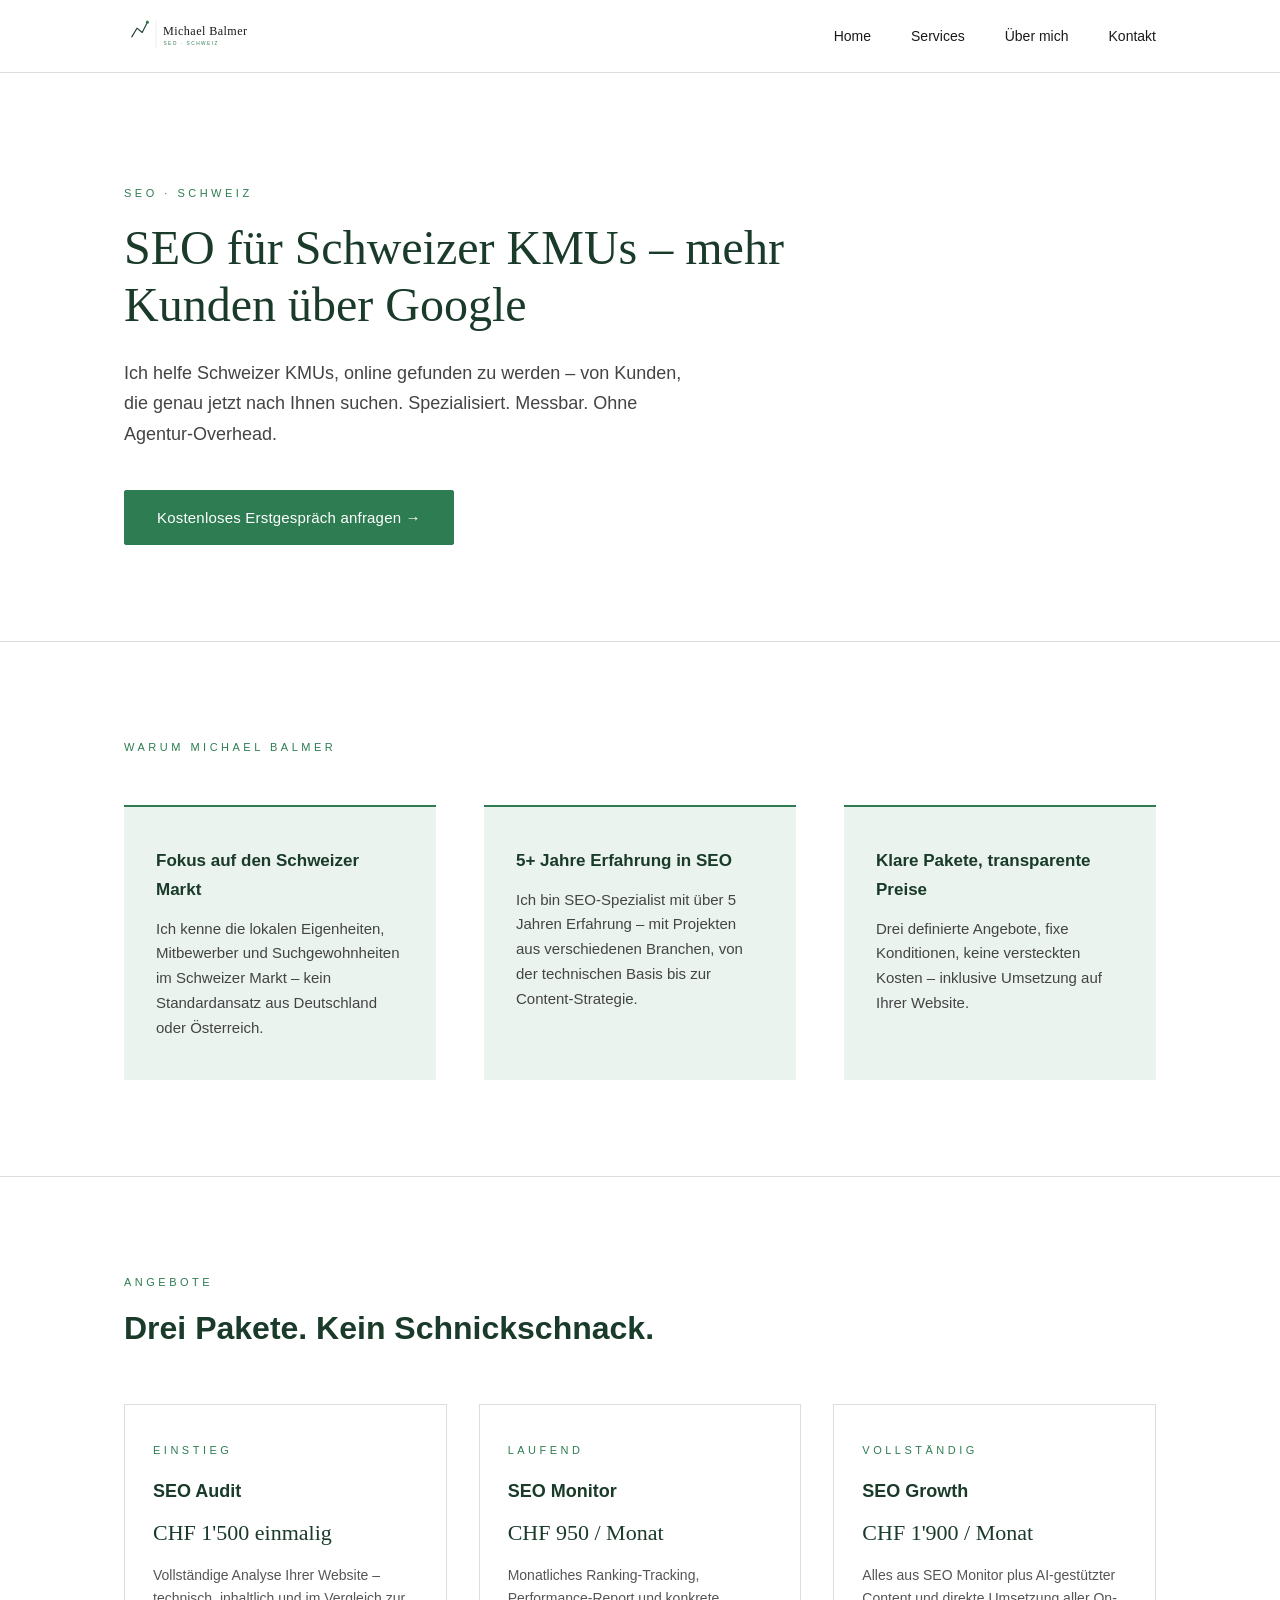
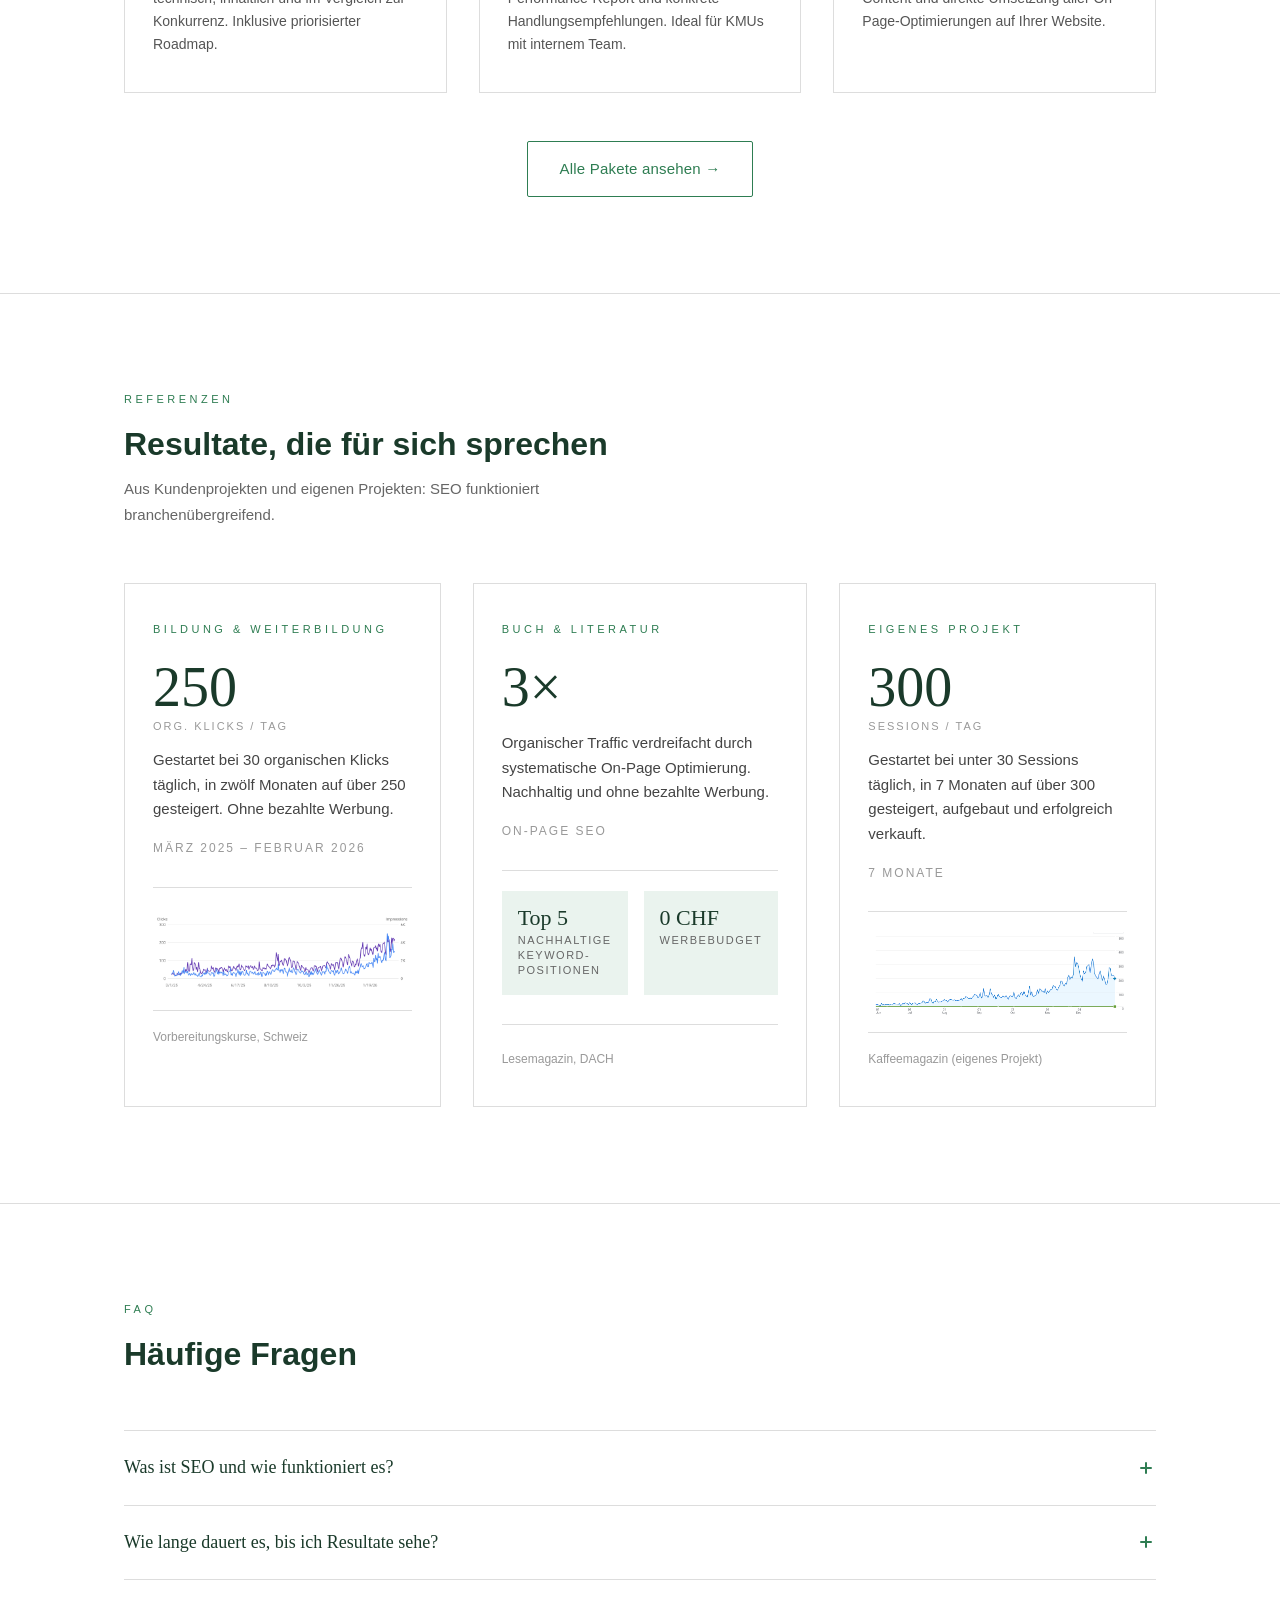
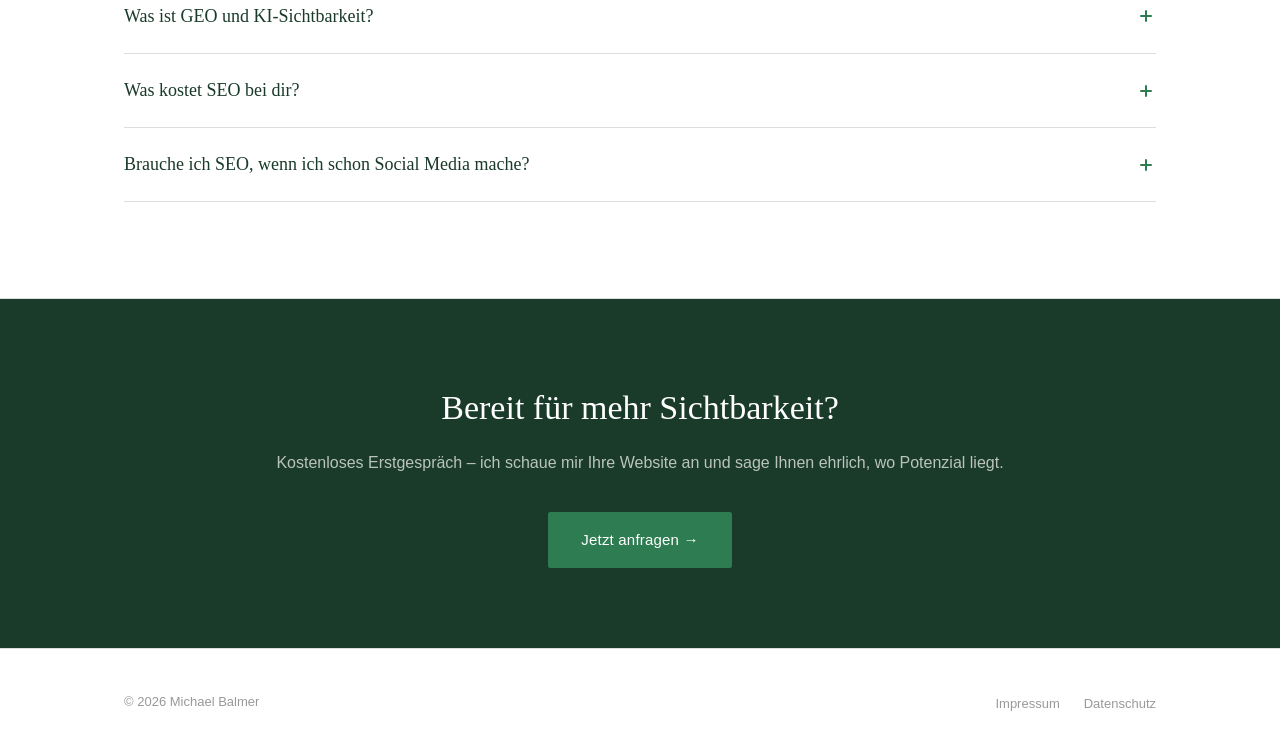
<file: index.html>
<!DOCTYPE html>
<html lang="de">
<head>
  <meta charset="UTF-8" />
  <meta name="viewport" content="width=device-width, initial-scale=1.0" />
  <title>Michael Balmer – SEO für Schweizer KMUs</title>
  <meta name="description" content="SEO-Spezialist für Schweizer KMUs. Mehr Kunden über Google. Klare Pakete, transparente Preise." />
  <link rel="canonical" href="https://michael-balmer.com/" />
  <meta property="og:title" content="Michael Balmer – SEO für Schweizer KMUs" />
  <meta property="og:description" content="SEO-Spezialist für Schweizer KMUs. Mehr Kunden über Google. Klare Pakete, transparente Preise." />
  <meta property="og:url" content="https://michael-balmer.com/" />
  <meta property="og:type" content="website" />
  <link rel="icon" href="/favicon.svg" type="image/svg+xml" />
  <link rel="stylesheet" href="css/style.css" />
</head>
<body>

  <!-- ===== NAVIGATION ===== -->
  <nav class="site-nav" role="navigation" aria-label="Hauptnavigation">
    <div class="nav-inner">
      <a class="nav-logo" href="/" aria-label="Michael Balmer – Startseite">
        <svg viewBox="0 0 400 120" xmlns="http://www.w3.org/2000/svg" height="52" width="auto" aria-hidden="true">
          <polyline points="18,62 30,42 42,52 54,28" fill="none" stroke="#1A3A2A" stroke-width="2.5" stroke-linecap="round" stroke-linejoin="round"/>
          <circle cx="54" cy="28" r="3.5" fill="#2E7D52"/>
          <line x1="74" y1="24" x2="74" y2="88" stroke="#D0D5D0" stroke-width="1"/>
          <text x="90" y="58" font-family="Georgia, 'Times New Roman', serif" font-size="28" font-weight="400" letter-spacing="1" fill="#1A1A1A">Michael Balmer</text>
          <text x="91" y="80" font-family="'Helvetica Neue', Arial, sans-serif" font-size="11" font-weight="300" letter-spacing="3.5" fill="#2E7D52">SEO · SCHWEIZ</text>
        </svg>
      </a>
      <ul class="nav-links">
        <li><a href="/">Home</a></li>
        <li><a href="/services">Services</a></li>
        <li><a href="/ueber-mich">Über mich</a></li>
        <li><a href="/kontakt">Kontakt</a></li>
      </ul>
      <button class="nav-toggle" aria-label="Menü öffnen" aria-expanded="false">
        <span></span><span></span><span></span>
      </button>
    </div>
    <div class="nav-mobile" aria-hidden="true">
      <ul>
        <li><a href="/">Home</a></li>
        <li><a href="/services">Services</a></li>
        <li><a href="/ueber-mich">Über mich</a></li>
        <li><a href="/kontakt">Kontakt</a></li>
      </ul>
    </div>
  </nav>

  <div class="page-wrap">

    <!-- ===== HERO ===== -->
    <section class="hero">
      <div class="container">
        <div class="hero-inner">
          <span class="label">SEO · Schweiz</span>
          <h1>SEO für Schweizer KMUs – mehr Kunden über Google</h1>
          <p class="hero-sub">Ich helfe Schweizer KMUs, online gefunden zu werden – von Kunden, die genau jetzt nach Ihnen suchen. Spezialisiert. Messbar. Ohne Agentur-Overhead.</p>
          <a href="/kontakt" class="btn btn-primary">Kostenloses Erstgespräch anfragen →</a>
        </div>
      </div>
    </section>

    <!-- ===== USPs ===== -->
    <section class="usp">
      <div class="container">
        <span class="label">Warum Michael Balmer</span>
        <div class="usp-grid">
          <div class="usp-item">
            <h3>Fokus auf den Schweizer Markt</h3>
            <p>Ich kenne die lokalen Eigenheiten, Mitbewerber und Suchgewohnheiten im Schweizer Markt – kein Standardansatz aus Deutschland oder Österreich.</p>
          </div>
          <div class="usp-item">
            <h3>5+ Jahre Erfahrung in SEO</h3>
            <p>Ich bin SEO-Spezialist mit über 5 Jahren Erfahrung – mit Projekten aus verschiedenen Branchen, von der technischen Basis bis zur Content-Strategie.</p>
          </div>
          <div class="usp-item">
            <h3>Klare Pakete, transparente Preise</h3>
            <p>Drei definierte Angebote, fixe Konditionen, keine versteckten Kosten – inklusive Umsetzung auf Ihrer Website.</p>
          </div>
        </div>
      </div>
    </section>

    <!-- ===== SERVICES TEASER ===== -->
    <section class="services-teaser">
      <div class="container">
        <span class="label">Angebote</span>
        <div class="section-head">
          <h2>Drei Pakete. Kein Schnickschnack.</h2>
        </div>
        <div class="services-teaser-grid">
          <div class="service-card">
            <span class="label">Einstieg</span>
            <h3>SEO Audit</h3>
            <span class="service-price">CHF 1'500 einmalig</span>
            <p>Vollständige Analyse Ihrer Website – technisch, inhaltlich und im Vergleich zur Konkurrenz. Inklusive priorisierter Roadmap.</p>
          </div>
          <div class="service-card">
            <span class="label">Laufend</span>
            <h3>SEO Monitor</h3>
            <span class="service-price">CHF 950 / Monat</span>
            <p>Monatliches Ranking-Tracking, Performance-Report und konkrete Handlungsempfehlungen. Ideal für KMUs mit internem Team.</p>
          </div>
          <div class="service-card">
            <span class="label">Vollständig</span>
            <h3>SEO Growth</h3>
            <span class="service-price">CHF 1'900 / Monat</span>
            <p>Alles aus SEO Monitor plus AI-gestützter Content und direkte Umsetzung aller On-Page-Optimierungen auf Ihrer Website.</p>
          </div>
        </div>
        <div class="services-teaser-link">
          <a href="/services" class="btn btn-outline">Alle Pakete ansehen →</a>
        </div>
      </div>
    </section>

    <!-- ===== REFERENZEN ===== -->
    <section class="referenzen">
      <div class="container">
        <span class="label">Referenzen</span>
        <div class="section-head">
          <h2>Resultate, die für sich sprechen</h2>
          <p class="section-intro">Aus Kundenprojekten und eigenen Projekten: SEO funktioniert branchenübergreifend.</p>
        </div>
        <div class="referenzen-grid">

          <div class="referenz-card">
            <span class="label">Bildung &amp; Weiterbildung</span>
            <div class="referenz-metric">250<span class="referenz-metric-unit">org. Klicks / Tag</span></div>
            <p class="referenz-desc">Gestartet bei 30 organischen Klicks täglich, in zwölf Monaten auf über 250 gesteigert. Ohne bezahlte Werbung.</p>
            <span class="referenz-timeframe">März 2025 – Februar 2026</span>
            <div class="referenz-chart">
              <img
                src="other_media/clicks_impressions_over_time.png"
                alt="Google Search Console: Klicks und Impressionen über 12 Monate"
                width="1580" height="530" loading="lazy"
              />
            </div>
            <span class="referenz-client">Vorbereitungskurse, Schweiz</span>
          </div>

          <div class="referenz-card">
            <span class="label">Buch &amp; Literatur</span>
            <div class="referenz-metric">3×</div>
            <p class="referenz-desc">Organischer Traffic verdreifacht durch systematische On-Page Optimierung. Nachhaltig und ohne bezahlte Werbung.</p>
            <span class="referenz-timeframe">On-Page SEO</span>
            <div class="referenz-stat-block">
              <div class="referenz-stat">
                <span class="referenz-stat-value">Top 5</span>
                <span class="referenz-stat-label">Nachhaltige Keyword-Positionen</span>
              </div>
              <div class="referenz-stat">
                <span class="referenz-stat-value">0 CHF</span>
                <span class="referenz-stat-label">Werbebudget</span>
              </div>
            </div>
            <span class="referenz-client">Lesemagazin, DACH</span>
          </div>

          <div class="referenz-card">
            <span class="label">Eigenes Projekt</span>
            <div class="referenz-metric">300<span class="referenz-metric-unit">Sessions / Tag</span></div>
            <p class="referenz-desc">Gestartet bei unter 30 Sessions täglich, in 7 Monaten auf über 300 gesteigert, aufgebaut und erfolgreich verkauft.</p>
            <span class="referenz-timeframe">7 Monate</span>
            <div class="referenz-chart">
              <img
                src="other_media/ga4_sessions.png"
                alt="Google Analytics 4: Sessions-Wachstum über 7 Monate"
                width="1540" height="470" loading="lazy"
              />
            </div>
            <span class="referenz-client">Kaffeemagazin (eigenes Projekt)</span>
          </div>

        </div>
      </div>
    </section>

    <!-- ===== FAQ ===== -->
    <section class="faq">
      <div class="container">
        <span class="label">FAQ</span>
        <div class="section-head">
          <h2>Häufige Fragen</h2>
        </div>
        <div class="faq-list">

          <div class="faq-item">
            <button class="faq-question" aria-expanded="false">
              Was ist SEO und wie funktioniert es?
              <span class="faq-icon" aria-hidden="true"></span>
            </button>
            <div class="faq-answer">
              <p>SEO (Search Engine Optimization) macht Ihre Website für Google besser auffindbar. Durch technische Optimierung, relevante Inhalte und den Aufbau von Autorität erscheint Ihre Website weiter oben in den Suchergebnissen, genau dann, wenn potenzielle Kunden nach Ihren Leistungen suchen.</p>
            </div>
          </div>

          <div class="faq-item">
            <button class="faq-question" aria-expanded="false">
              Wie lange dauert es, bis ich Resultate sehe?
              <span class="faq-icon" aria-hidden="true"></span>
            </button>
            <div class="faq-answer">
              <p>Erste Verbesserungen sind oft nach 2–3 Monaten messbar, solide Ergebnisse nach 6–12 Monaten. SEO ist keine Schnelllösung, aber die Resultate sind nachhaltig und unabhängig von Werbebudgets.</p>
            </div>
          </div>

          <div class="faq-item">
            <button class="faq-question" aria-expanded="false">
              Was ist GEO und KI-Sichtbarkeit?
              <span class="faq-icon" aria-hidden="true"></span>
            </button>
            <div class="faq-answer">
              <p>GEO steht für Generative Engine Optimization, also die Optimierung für KI-Tools wie ChatGPT, Perplexity oder Google AI Overviews. Wer dort genannt wird, braucht dasselbe Fundament wie bei klassischem SEO: klare Inhalte, Autorität und technische Sauberkeit. Wer für Google optimiert ist, wird auch von KI-Tools gefunden.</p>
            </div>
          </div>

          <div class="faq-item">
            <button class="faq-question" aria-expanded="false">
              Was kostet SEO bei dir?
              <span class="faq-icon" aria-hidden="true"></span>
            </button>
            <div class="faq-answer">
              <p>Ich biete drei klare Pakete: SEO Audit (einmalig CHF 1'500), SEO Monitor (CHF 950/Monat) und SEO Growth (CHF 1'900/Monat). Wer unsicher ist, wo er steht, startet am besten mit dem Audit. Danach empfehle ich das passende Paket.</p>
            </div>
          </div>

          <div class="faq-item">
            <button class="faq-question" aria-expanded="false">
              Brauche ich SEO, wenn ich schon Social Media mache?
              <span class="faq-icon" aria-hidden="true"></span>
            </button>
            <div class="faq-answer">
              <p>Ja. Social Media bringt Sichtbarkeit, solange Sie posten. SEO wirkt auch dann, wenn Sie schlafen. Wer auf Google gefunden wird, muss keine Reichweite kaufen. Beides ergänzt sich, aber SEO ist der nachhaltigere Kanal.</p>
            </div>
          </div>

        </div>
      </div>
    </section>

    <!-- ===== CTA BAND ===== -->
    <section class="cta-band">
      <div class="container">
        <h2>Bereit für mehr Sichtbarkeit?</h2>
        <p>Kostenloses Erstgespräch – ich schaue mir Ihre Website an und sage Ihnen ehrlich, wo Potenzial liegt.</p>
        <a href="/kontakt" class="btn btn-primary">Jetzt anfragen →</a>
      </div>
    </section>

    <!-- ===== FOOTER ===== -->
    <footer class="site-footer">
      <div class="container">
        <div class="footer-inner">
          <span class="footer-copy">© 2026 Michael Balmer</span>
          <ul class="footer-links">
            <li><a href="/impressum">Impressum</a></li>
            <li><a href="/datenschutz">Datenschutz</a></li>
          </ul>
        </div>
      </div>
    </footer>

  </div><!-- /.page-wrap -->

  <script src="js/main.js"></script>
</body>
</html>
</file>
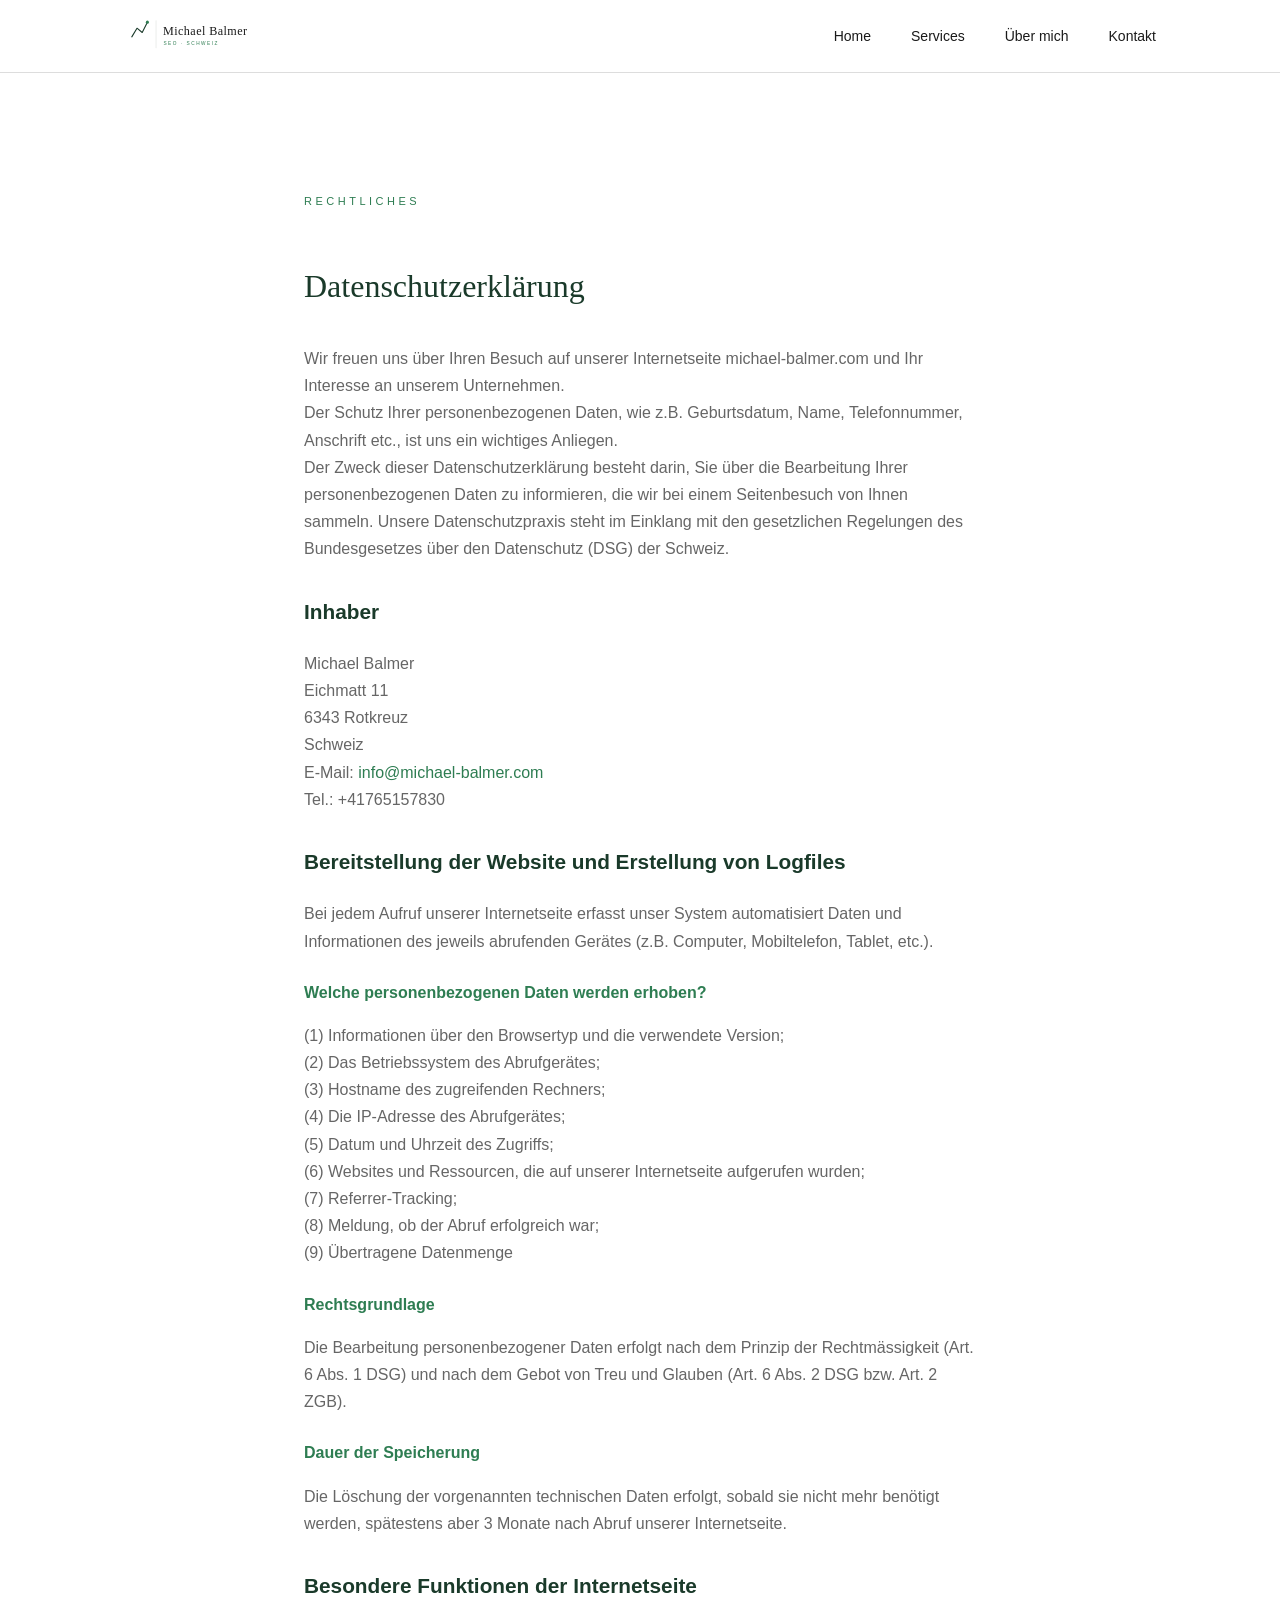
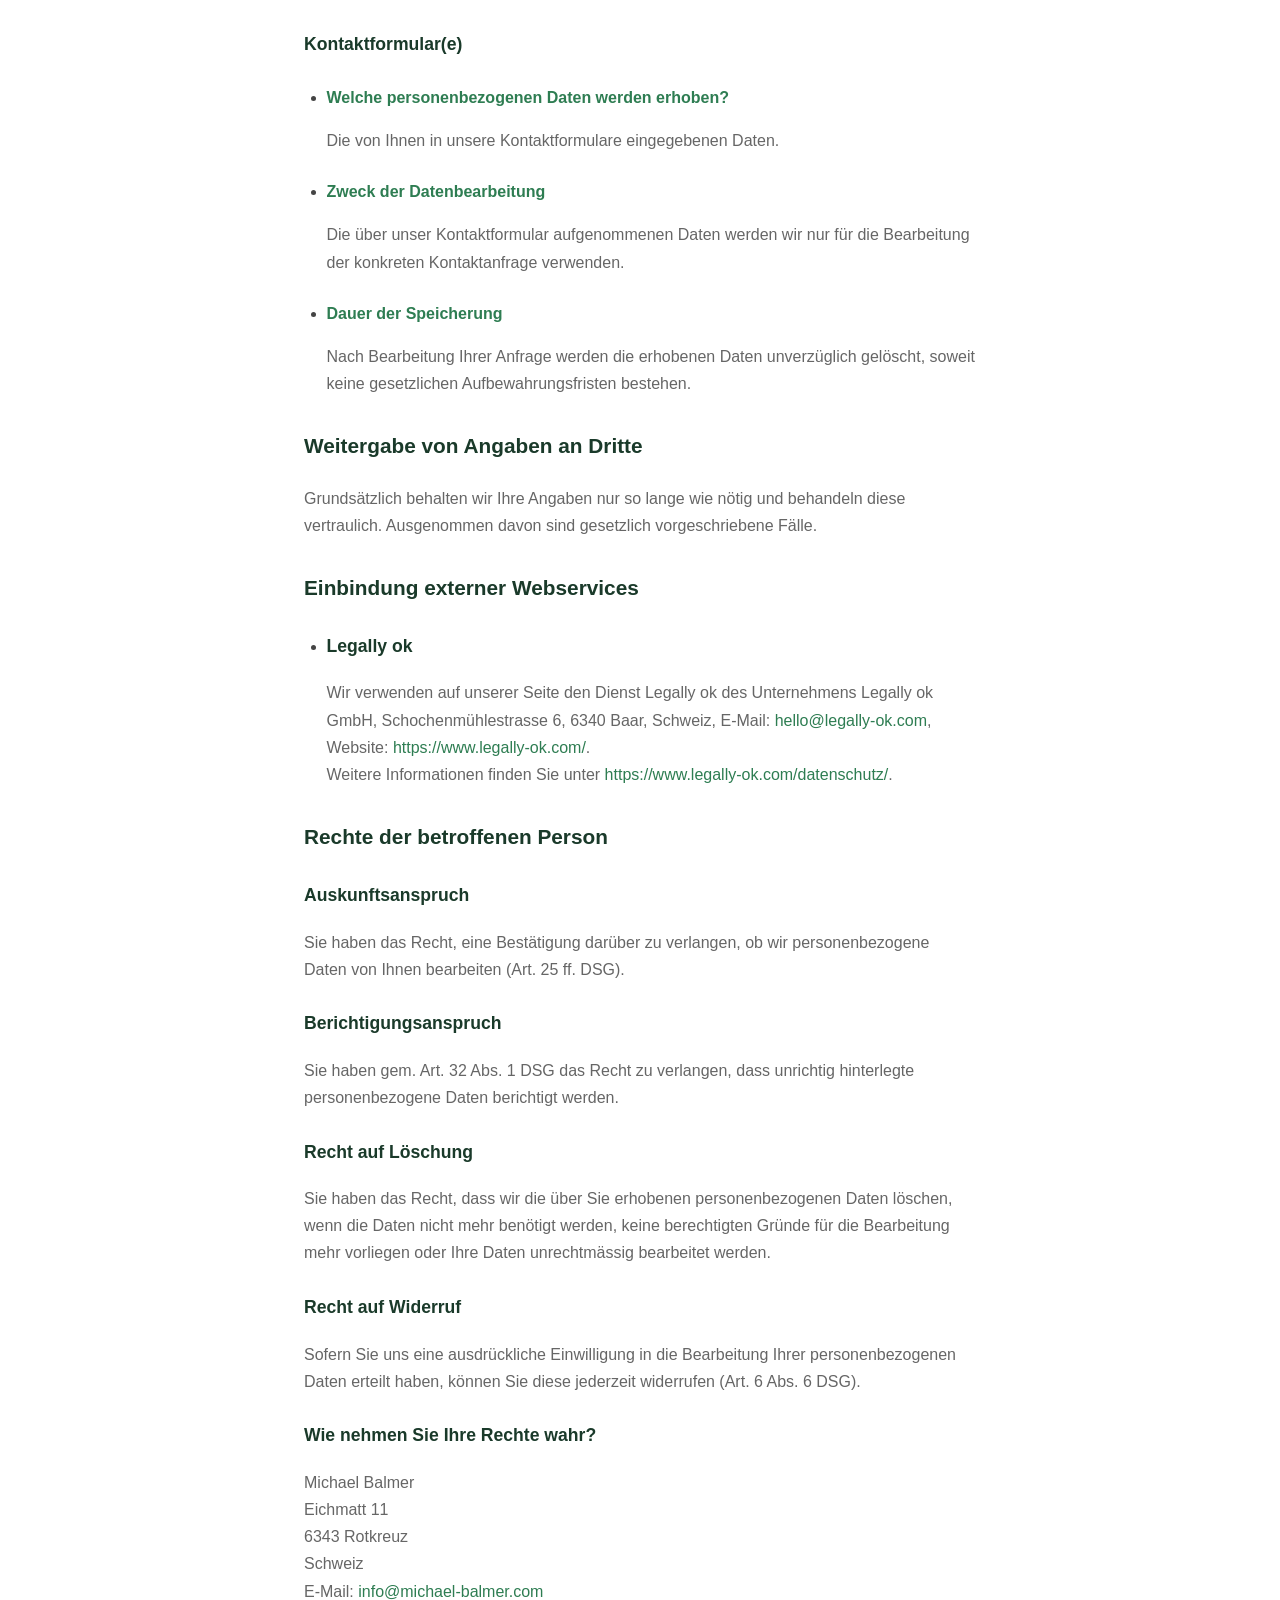
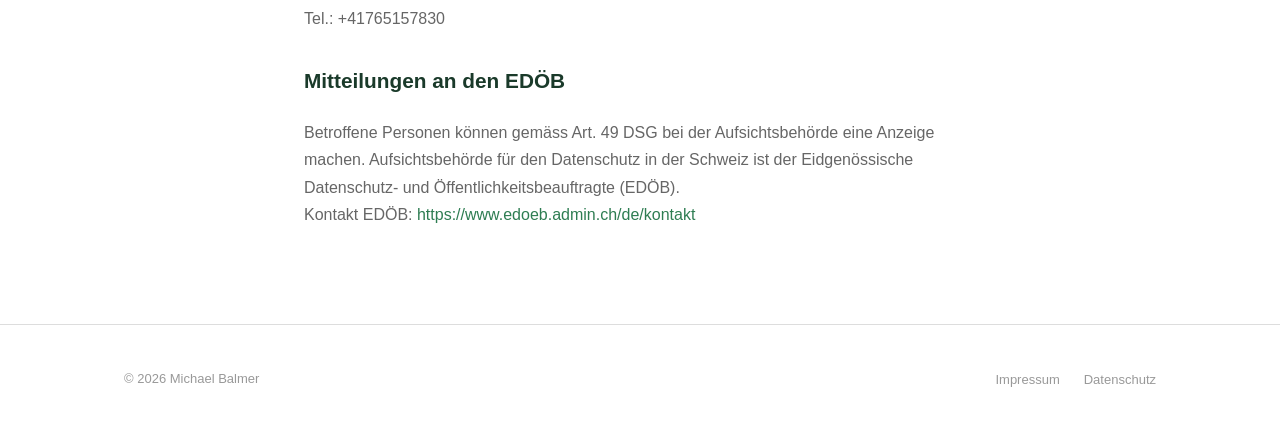
<file: datenschutz.html>
<!DOCTYPE html>
<html lang="de">
<head>
  <meta charset="UTF-8" />
  <meta name="viewport" content="width=device-width, initial-scale=1.0" />
  <meta name="robots" content="noindex, nofollow" />
  <title>Datenschutz – Michael Balmer SEO Schweiz</title>
  <link rel="icon" href="/favicon.svg" type="image/svg+xml" />
  <link rel="stylesheet" href="css/style.css" />
</head>
<body>

  <!-- ===== NAVIGATION ===== -->
  <nav class="site-nav" role="navigation" aria-label="Hauptnavigation">
    <div class="nav-inner">
      <a class="nav-logo" href="/" aria-label="Michael Balmer – Startseite">
        <svg viewBox="0 0 400 120" xmlns="http://www.w3.org/2000/svg" height="52" width="auto" aria-hidden="true">
          <polyline points="18,62 30,42 42,52 54,28" fill="none" stroke="#1A3A2A" stroke-width="2.5" stroke-linecap="round" stroke-linejoin="round"/>
          <circle cx="54" cy="28" r="3.5" fill="#2E7D52"/>
          <line x1="74" y1="24" x2="74" y2="88" stroke="#D0D5D0" stroke-width="1"/>
          <text x="90" y="58" font-family="Georgia, 'Times New Roman', serif" font-size="28" font-weight="400" letter-spacing="1" fill="#1A1A1A">Michael Balmer</text>
          <text x="91" y="80" font-family="'Helvetica Neue', Arial, sans-serif" font-size="11" font-weight="300" letter-spacing="3.5" fill="#2E7D52">SEO · SCHWEIZ</text>
        </svg>
      </a>
      <ul class="nav-links">
        <li><a href="/">Home</a></li>
        <li><a href="/services">Services</a></li>
        <li><a href="/ueber-mich">Über mich</a></li>
        <li><a href="/kontakt">Kontakt</a></li>
      </ul>
      <button class="nav-toggle" aria-label="Menü öffnen" aria-expanded="false">
        <span></span><span></span><span></span>
      </button>
    </div>
    <div class="nav-mobile" aria-hidden="true">
      <ul>
        <li><a href="/">Home</a></li>
        <li><a href="/services">Services</a></li>
        <li><a href="/ueber-mich">Über mich</a></li>
        <li><a href="/kontakt">Kontakt</a></li>
      </ul>
    </div>
  </nav>

  <div class="page-wrap">
    <section class="placeholder-section">
      <div class="container" style="max-width:720px;">
        <span class="label">Rechtliches</span>

        <div class="jmdsnippet" data-jmd-snippet-version="3" style="position:relative;min-height:80vh;">
          <div id="jmdwrapper-1780527113079" data-jmdwrapper="1780527113079">
            <style>
              #jmdcontent h1, #jmdcontent h2, #jmdcontent h3,
              #jmdcontent h4, #jmdcontent h5, #jmdcontent h6 { margin: 1.5em 0 1em 0; }
              #jmdcontent { font-size: 15px; line-height: 1.7; text-align: left; color: #444; }
              #jmdcontent h1 { font-size: 2rem; color: #1A3A2A; }
              #jmdcontent h2 { font-size: 1.3rem; color: #1A3A2A; }
              #jmdcontent h3 { font-size: 1.1rem; color: #1A3A2A; }
              #jmdcontent h4 { font-size: 1rem; color: #2E7D52; }
              #jmdcontent a { color: #2E7D52; word-break: break-word; }
              #jmdcontent a:hover { text-decoration: underline; }
              #jmdcontent code { background-color:#f5f5f5;color:#bd4147;box-shadow:0 2px 1px -1px rgba(0,0,0,.2),0 1px 1px 0 rgba(0,0,0,.14),0 1px 3px 0 rgba(0,0,0,.12);display:inline-block;border-radius:3px;white-space:pre-wrap;font-size:85%;font-weight:900; }
              #jmdcontent code:after, #jmdcontent code:before { content:"\A0";letter-spacing:-1px; }
              #jmdcontent table { border:solid 1px #EEEEEE;border-collapse:collapse;border-spacing:0;font-size:0.9em;line-height:normal; }
              #jmdcontent table thead th { background-color:#EFEFEF;padding:10px;text-align:left;color:black;margin:revert;width:revert;height:revert; }
              #jmdcontent table tbody td { border:solid 1px #EEEEEE;padding:10px; }
              #jmdcontent .cancellation-policy, #jmdcontent .jmd-bordered { border:solid 1px;padding:0em 1em; }
              #jmdcontent ol { counter-reset:item; }
              #jmdcontent ol > li { display:block; }
              #jmdcontent li { list-style-position:outside !important; }
              #jmdcontent ol > li > *:first-child:before { content:counters(item,".") ". ";counter-increment:item; }
              #jmdcontent ul { padding-left: 1.5em; }
              #jmdcontent ul li { margin-bottom: 0.4em; }
              @media (max-width:1600px) {
                #jmdcontent table,#jmdcontent thead,#jmdcontent tbody,#jmdcontent tfoot,#jmdcontent tr,#jmdcontent th,#jmdcontent td { display:block; }
                #jmdcontent thead tr,#jmdcontent tfoot tr > th { display:none; }
                #jmdcontent tr { border:1px solid #ccc;margin-bottom:1em; }
                #jmdcontent tr:last-child { margin-bottom:0; }
                #jmdcontent table tbody td { border:none;border-bottom:1px solid #eee;position:relative;white-space:normal;text-align:left;padding:5px 10px 5px calc(30% + 20px); }
                #jmdcontent table tbody td:before { content:attr(data-header);position:absolute;top:1px;left:1px;width:30%;padding:5px 10px;white-space:nowrap;text-align:left;font-weight:bold; }
              }
            </style>
            <div id='jmdcontent' data-jid="925535" data-jtype="policy" lang="de"><h1 id="jsectiondatenschutzerklrung">Datenschutzerklärung</h1>
<p>Wir freuen uns über Ihren Besuch auf unserer Internetseite michael-balmer.com und Ihr Interesse an unserem Unternehmen.</p>
<p>Der Schutz Ihrer personenbezogenen Daten, wie z.B. Geburtsdatum, Name, Telefonnummer, Anschrift etc., ist uns ein wichtiges Anliegen.</p>
<p>Der Zweck dieser Datenschutzerklärung besteht darin, Sie über die Bearbeitung Ihrer personenbezogenen Daten zu informieren, die wir bei einem Seitenbesuch von Ihnen sammeln. Unsere Datenschutzpraxis steht im Einklang mit den gesetzlichen Regelungen des Bundesgesetzes über den Datenschutz (DSG) der Schweiz.</p>
<h2 id="jsectionanameresponsibleentityainhaber"><a name="responsible-entity"></a> Inhaber</h2>
<p>Michael Balmer<br />Eichmatt 11<br />6343 Rotkreuz<br />Schweiz<br />E-Mail: <a href="mailto:info@michael-balmer.com" rel="noopener noreferrer" target="_blank">info@michael-balmer.com</a><br />Tel.: +41765157830</p>
<h2 id="jsectionbereitstellungderwebsiteunderstellungvonlogfiles">Bereitstellung der Website und Erstellung von Logfiles</h2>
<p>Bei jedem Aufruf unserer Internetseite erfasst unser System automatisiert Daten und Informationen des jeweils abrufenden Gerätes (z.B. Computer, Mobiltelefon, Tablet, etc.).</p>
<h4>Welche personenbezogenen Daten werden erhoben?</h4>
<p>(1) Informationen über den Browsertyp und die verwendete Version;<br />(2) Das Betriebssystem des Abrufgerätes;<br />(3) Hostname des zugreifenden Rechners;<br />(4) Die IP-Adresse des Abrufgerätes;<br />(5) Datum und Uhrzeit des Zugriffs;<br />(6) Websites und Ressourcen, die auf unserer Internetseite aufgerufen wurden;<br />(7) Referrer-Tracking;<br />(8) Meldung, ob der Abruf erfolgreich war;<br />(9) Übertragene Datenmenge</p>
<h4>Rechtsgrundlage</h4>
<p>Die Bearbeitung personenbezogener Daten erfolgt nach dem Prinzip der Rechtmässigkeit (Art. 6 Abs. 1 DSG) und nach dem Gebot von Treu und Glauben (Art. 6 Abs. 2 DSG bzw. Art. 2 ZGB).</p>
<h4>Dauer der Speicherung</h4>
<p>Die Löschung der vorgenannten technischen Daten erfolgt, sobald sie nicht mehr benötigt werden, spätestens aber 3 Monate nach Abruf unserer Internetseite.</p>
<h2 id="jsectionbesonderefunktionenderinternetseite">Besondere Funktionen der Internetseite</h2>
<h3 id="jsectionkontaktformulare">Kontaktformular(e)</h3>
<ul>
<li><h4>Welche personenbezogenen Daten werden erhoben?</h4><p>Die von Ihnen in unsere Kontaktformulare eingegebenen Daten.</p></li>
<li><h4>Zweck der Datenbearbeitung</h4><p>Die über unser Kontaktformular aufgenommenen Daten werden wir nur für die Bearbeitung der konkreten Kontaktanfrage verwenden.</p></li>
<li><h4>Dauer der Speicherung</h4><p>Nach Bearbeitung Ihrer Anfrage werden die erhobenen Daten unverzüglich gelöscht, soweit keine gesetzlichen Aufbewahrungsfristen bestehen.</p></li>
</ul>
<h2 id="jsectionweitergabevonangabenandritte">Weitergabe von Angaben an Dritte</h2>
<p>Grundsätzlich behalten wir Ihre Angaben nur so lange wie nötig und behandeln diese vertraulich. Ausgenommen davon sind gesetzlich vorgeschriebene Fälle.</p>
<h2 id="jsectioneinbindungexternerwebservices">Einbindung externer Webservices</h2>
<ul>
<li><h3 id="jsectionlegallyok"><a name="tracker-c6fde9dc-3b93-4a09-924a-e8592ded9709"></a> Legally ok</h3>
<p>Wir verwenden auf unserer Seite den Dienst Legally ok des Unternehmens Legally ok GmbH, Schochenmühlestrasse 6, 6340 Baar, Schweiz, E-Mail: <a href="mailto:hello@legally-ok.com" rel="noopener noreferrer" target="_blank">hello@legally-ok.com</a>, Website: <a href="https://www.legally-ok.com/" rel="noopener noreferrer" target="_blank">https://www.legally-ok.com/</a>.</p>
<p>Weitere Informationen finden Sie unter <a href="https://www.legally-ok.com/datenschutz/" rel="noopener noreferrer" target="_blank">https://www.legally-ok.com/datenschutz/</a>.</p></li>
</ul>
<h2 id="jsectiondauerderspeicherungderdatenundrechtederbetroffenenperson">Rechte der betroffenen Person</h2>
<h3>Auskunftsanspruch</h3>
<p>Sie haben das Recht, eine Bestätigung darüber zu verlangen, ob wir personenbezogene Daten von Ihnen bearbeiten (Art. 25 ff. DSG).</p>
<h3>Berichtigungsanspruch</h3>
<p>Sie haben gem. Art. 32 Abs. 1 DSG das Recht zu verlangen, dass unrichtig hinterlegte personenbezogene Daten berichtigt werden.</p>
<h3>Recht auf Löschung</h3>
<p>Sie haben das Recht, dass wir die über Sie erhobenen personenbezogenen Daten löschen, wenn die Daten nicht mehr benötigt werden, keine berechtigten Gründe für die Bearbeitung mehr vorliegen oder Ihre Daten unrechtmässig bearbeitet werden.</p>
<h3>Recht auf Widerruf</h3>
<p>Sofern Sie uns eine ausdrückliche Einwilligung in die Bearbeitung Ihrer personenbezogenen Daten erteilt haben, können Sie diese jederzeit widerrufen (Art. 6 Abs. 6 DSG).</p>
<h3>Wie nehmen Sie Ihre Rechte wahr?</h3>
<p>Michael Balmer<br />Eichmatt 11<br />6343 Rotkreuz<br />Schweiz<br />E-Mail: <a href="mailto:info@michael-balmer.com" rel="noopener noreferrer" target="_blank">info@michael-balmer.com</a><br />Tel.: +41765157830</p>
<h2 id="jsectionmitteilungenandenedbundklagemglichkeit">Mitteilungen an den EDÖB</h2>
<p>Betroffene Personen können gemäss Art. 49 DSG bei der Aufsichtsbehörde eine Anzeige machen. Aufsichtsbehörde für den Datenschutz in der Schweiz ist der Eidgenössische Datenschutz- und Öffentlichkeitsbeauftragte (EDÖB).</p>
<p>Kontakt EDÖB: <a href="https://www.edoeb.admin.ch/de/kontakt" rel="noopener noreferrer" target="_blank">https://www.edoeb.admin.ch/de/kontakt</a></p>
</div>
          </div>
          <noscript>
            <iframe src="https://legally-snippet.legal-cdn.com/v1/public/websites/dhavxxHFUHQdn4n7MzlP5EnChA7JCZ/policies/latest/iframe.html" frameborder="0" style="position:absolute;width:100%;height:100%;left:0;top:0;"></iframe>
          </noscript>
          <script>
            (function(){
              var wrap = document.getElementById("jmdwrapper-1780527113079");
              if (!wrap) { wrap = document.querySelector('[data-jmdwrapper="1780527113079"]'); }
              var i;
              function tryReplaceDSE(){
                try {
                  var xmlHttp = new XMLHttpRequest();
                  xmlHttp.open("GET","https://legally-snippet.legal-cdn.com/v1/public/websites/dhavxxHFUHQdn4n7MzlP5EnChA7JCZ/policies/latest/snippet.html",false);
                  xmlHttp.send();
                  if ((xmlHttp.status < 200)||(xmlHttp.status >= 300)) { return false; }
                  wrap.innerHTML = xmlHttp.responseText;
                  clearInterval(i);
                  return true;
                } catch(ex){ return false; }
              }
              if(!tryReplaceDSE()){ i = setInterval(tryReplaceDSE, 2000); }
            })();
          </script>
        </div>

      </div>
    </section>

    <footer class="site-footer">
      <div class="container">
        <div class="footer-inner">
          <span class="footer-copy">© 2026 Michael Balmer</span>
          <ul class="footer-links">
            <li><a href="/impressum">Impressum</a></li>
            <li><a href="/datenschutz">Datenschutz</a></li>
          </ul>
        </div>
      </div>
    </footer>
  </div>

  <script src="js/main.js"></script>
</body>
</html>
</file>
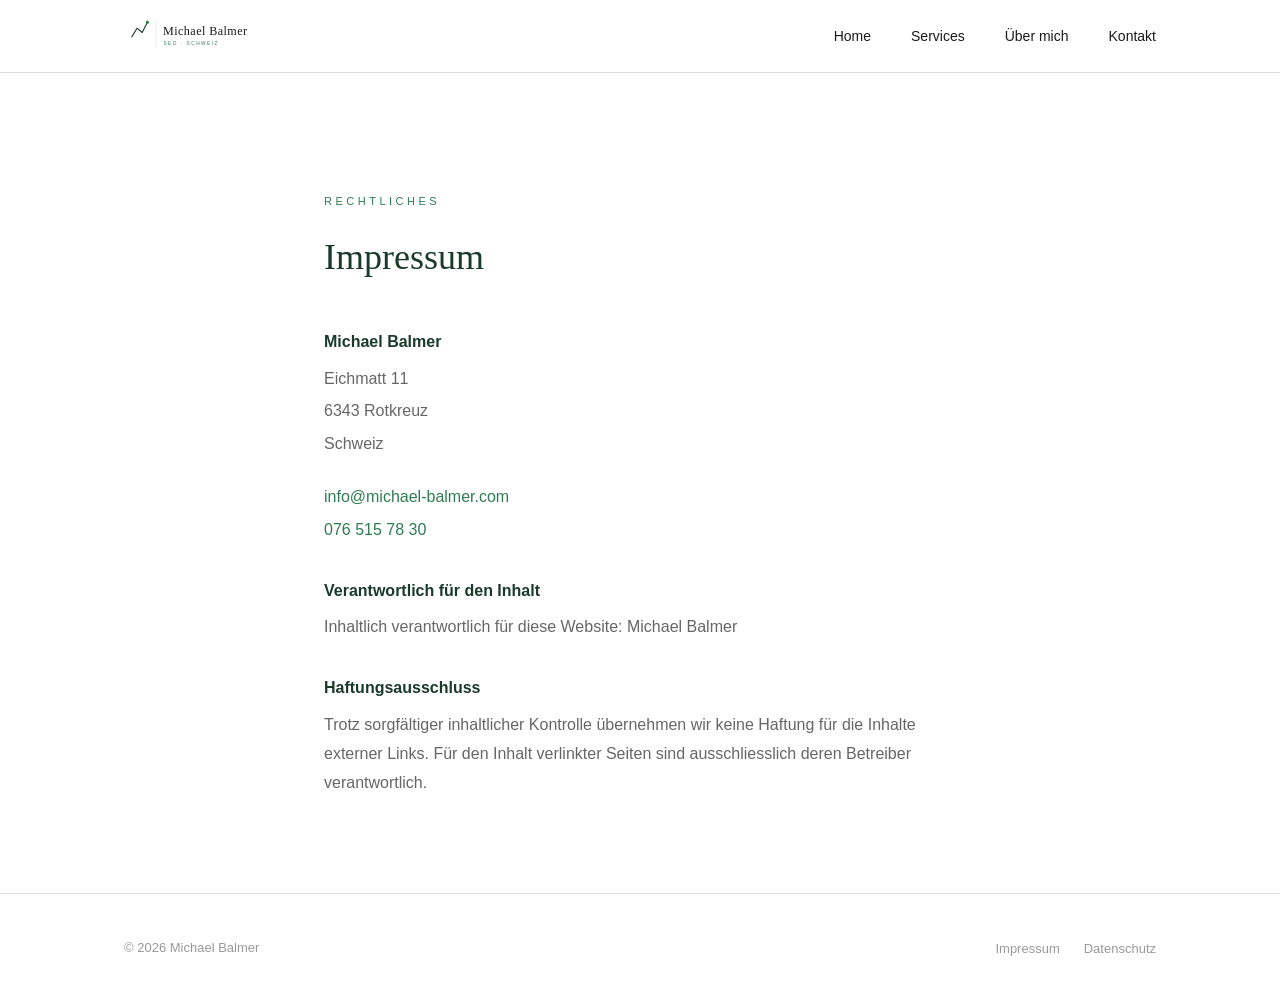
<file: impressum.html>
<!DOCTYPE html>
<html lang="de">
<head>
  <meta charset="UTF-8" />
  <meta name="viewport" content="width=device-width, initial-scale=1.0" />
  <meta name="robots" content="noindex, nofollow" />
  <title>Impressum – Michael Balmer SEO Schweiz</title>
  <link rel="icon" href="/favicon.svg" type="image/svg+xml" />
  <link rel="stylesheet" href="css/style.css" />
</head>
<body>

  <!-- ===== NAVIGATION ===== -->
  <nav class="site-nav" role="navigation" aria-label="Hauptnavigation">
    <div class="nav-inner">
      <a class="nav-logo" href="/" aria-label="Michael Balmer – Startseite">
        <svg viewBox="0 0 400 120" xmlns="http://www.w3.org/2000/svg" height="52" width="auto" aria-hidden="true">
          <polyline points="18,62 30,42 42,52 54,28" fill="none" stroke="#1A3A2A" stroke-width="2.5" stroke-linecap="round" stroke-linejoin="round"/>
          <circle cx="54" cy="28" r="3.5" fill="#2E7D52"/>
          <line x1="74" y1="24" x2="74" y2="88" stroke="#D0D5D0" stroke-width="1"/>
          <text x="90" y="58" font-family="Georgia, 'Times New Roman', serif" font-size="28" font-weight="400" letter-spacing="1" fill="#1A1A1A">Michael Balmer</text>
          <text x="91" y="80" font-family="'Helvetica Neue', Arial, sans-serif" font-size="11" font-weight="300" letter-spacing="3.5" fill="#2E7D52">SEO · SCHWEIZ</text>
        </svg>
      </a>
      <ul class="nav-links">
        <li><a href="/">Home</a></li>
        <li><a href="/services">Services</a></li>
        <li><a href="/ueber-mich">Über mich</a></li>
        <li><a href="/kontakt">Kontakt</a></li>
      </ul>
      <button class="nav-toggle" aria-label="Menü öffnen" aria-expanded="false">
        <span></span><span></span><span></span>
      </button>
    </div>
    <div class="nav-mobile" aria-hidden="true">
      <ul>
        <li><a href="/">Home</a></li>
        <li><a href="/services">Services</a></li>
        <li><a href="/ueber-mich">Über mich</a></li>
        <li><a href="/kontakt">Kontakt</a></li>
      </ul>
    </div>
  </nav>

  <div class="page-wrap">
    <section class="placeholder-section">
      <div class="container" style="max-width:680px;">
        <span class="label">Rechtliches</span>
        <h1>Impressum</h1>
        <div style="margin-top:40px;font-size:16px;color:#444;line-height:1.8;">
          <p style="margin-bottom:8px;color:#1A3A2A;font-weight:700;">Michael Balmer</p>
          <p style="margin-bottom:4px;">Eichmatt 11</p>
          <p style="margin-bottom:4px;">6343 Rotkreuz</p>
          <p style="margin-bottom:24px;">Schweiz</p>
          <p style="margin-bottom:4px;"><a href="mailto:info@michael-balmer.com">info@michael-balmer.com</a></p>
          <p style="margin-bottom:32px;"><a href="tel:+41765157830">076 515 78 30</a></p>
          <p style="margin-bottom:8px;color:#1A3A2A;font-weight:700;">Verantwortlich für den Inhalt</p>
          <p style="margin-bottom:32px;">Inhaltlich verantwortlich für diese Website: Michael Balmer</p>
          <p style="margin-bottom:8px;color:#1A3A2A;font-weight:700;">Haftungsausschluss</p>
          <p>Trotz sorgfältiger inhaltlicher Kontrolle übernehmen wir keine Haftung für die Inhalte externer Links. Für den Inhalt verlinkter Seiten sind ausschliesslich deren Betreiber verantwortlich.</p>
        </div>
      </div>
    </section>

    <footer class="site-footer">
      <div class="container">
        <div class="footer-inner">
          <span class="footer-copy">© 2026 Michael Balmer</span>
          <ul class="footer-links">
            <li><a href="/impressum">Impressum</a></li>
            <li><a href="/datenschutz">Datenschutz</a></li>
          </ul>
        </div>
      </div>
    </footer>
  </div>

  <script src="js/main.js"></script>
</body>
</html>
</file>
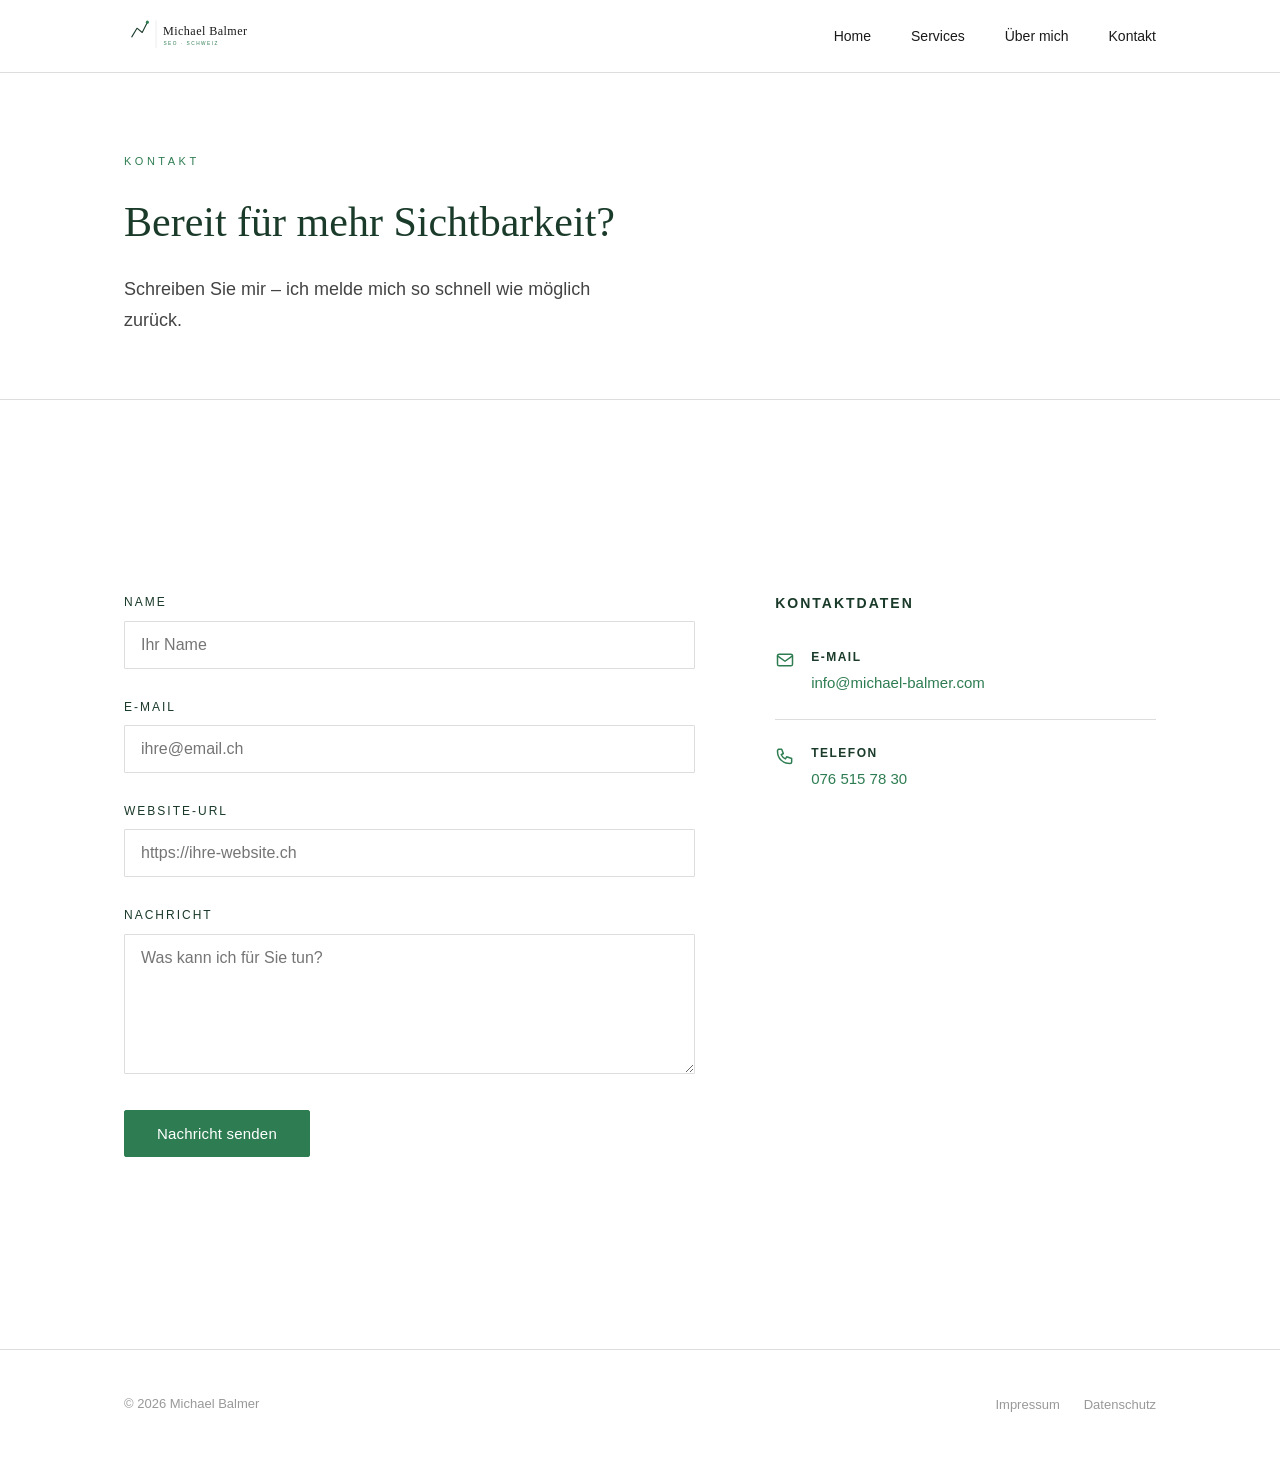
<file: kontakt.html>
<!DOCTYPE html>
<html lang="de">
<head>
  <meta charset="UTF-8" />
  <meta name="viewport" content="width=device-width, initial-scale=1.0" />
  <title>Kontakt – Michael Balmer SEO für Schweizer KMUs</title>
  <meta name="description" content="Kostenloses Erstgespräch anfragen. SEO für Schweizer KMUs – direkt mit dem Spezialisten sprechen." />
  <link rel="canonical" href="https://michael-balmer.com/kontakt" />
  <meta property="og:title" content="Kontakt – Michael Balmer SEO für Schweizer KMUs" />
  <meta property="og:description" content="Kostenloses Erstgespräch anfragen. SEO für Schweizer KMUs – direkt mit dem Spezialisten sprechen." />
  <meta property="og:url" content="https://michael-balmer.com/kontakt" />
  <meta property="og:type" content="website" />
  <link rel="icon" href="/favicon.svg" type="image/svg+xml" />
  <link rel="stylesheet" href="css/style.css" />
</head>
<body>

  <!-- ===== NAVIGATION ===== -->
  <nav class="site-nav" role="navigation" aria-label="Hauptnavigation">
    <div class="nav-inner">
      <a class="nav-logo" href="/" aria-label="Michael Balmer – Startseite">
        <svg viewBox="0 0 400 120" xmlns="http://www.w3.org/2000/svg" height="52" width="auto" aria-hidden="true">
          <polyline points="18,62 30,42 42,52 54,28" fill="none" stroke="#1A3A2A" stroke-width="2.5" stroke-linecap="round" stroke-linejoin="round"/>
          <circle cx="54" cy="28" r="3.5" fill="#2E7D52"/>
          <line x1="74" y1="24" x2="74" y2="88" stroke="#D0D5D0" stroke-width="1"/>
          <text x="90" y="58" font-family="Georgia, 'Times New Roman', serif" font-size="28" font-weight="400" letter-spacing="1" fill="#1A1A1A">Michael Balmer</text>
          <text x="91" y="80" font-family="'Helvetica Neue', Arial, sans-serif" font-size="11" font-weight="300" letter-spacing="3.5" fill="#2E7D52">SEO · SCHWEIZ</text>
        </svg>
      </a>
      <ul class="nav-links">
        <li><a href="/">Home</a></li>
        <li><a href="/services">Services</a></li>
        <li><a href="/ueber-mich">Über mich</a></li>
        <li><a href="/kontakt">Kontakt</a></li>
      </ul>
      <button class="nav-toggle" aria-label="Menü öffnen" aria-expanded="false">
        <span></span><span></span><span></span>
      </button>
    </div>
    <div class="nav-mobile" aria-hidden="true">
      <ul>
        <li><a href="/">Home</a></li>
        <li><a href="/services">Services</a></li>
        <li><a href="/ueber-mich">Über mich</a></li>
        <li><a href="/kontakt">Kontakt</a></li>
      </ul>
    </div>
  </nav>

  <div class="page-wrap">

    <!-- ===== INTRO ===== -->
    <section class="contact-intro">
      <div class="container">
        <span class="label">Kontakt</span>
        <h1>Bereit für mehr Sichtbarkeit?</h1>
        <p>Schreiben Sie mir – ich melde mich so schnell wie möglich zurück.</p>
      </div>
    </section>

    <!-- ===== KONTAKT GRID ===== -->
    <section class="contact-section">
      <div class="container">
        <div class="contact-grid">

          <!-- Formular -->
          <div>
            <form class="contact-form" id="contact-form" novalidate>
              <div class="form-group">
                <label for="name">Name</label>
                <input type="text" id="name" name="name" placeholder="Ihr Name" required />
              </div>
              <div class="form-group">
                <label for="email">E-Mail</label>
                <input type="email" id="email" name="email" placeholder="ihre@email.ch" required />
              </div>
              <div class="form-group">
                <label for="website">Website-URL</label>
                <input type="url" id="website" name="website" placeholder="https://ihre-website.ch" />
              </div>
              <div class="form-group">
                <label for="message">Nachricht</label>
                <textarea id="message" name="message" placeholder="Was kann ich für Sie tun?" required></textarea>
              </div>
              <button type="submit" class="btn btn-primary">Nachricht senden</button>
            </form>
            <div class="form-success" id="form-success" role="alert">
              Vielen Dank für Ihre Nachricht. Ich melde mich so schnell wie möglich.
            </div>
          </div>

          <!-- Kontaktdaten -->
          <div>
            <h3 class="contact-details" style="font-size:14px;font-weight:700;text-transform:uppercase;letter-spacing:2px;color:#1A3A2A;margin-bottom:32px;">Kontaktdaten</h3>

            <div class="contact-detail-item">
              <svg class="contact-detail-icon" viewBox="0 0 20 20" fill="none" stroke="currentColor" stroke-width="1.5" stroke-linecap="round" stroke-linejoin="round" aria-hidden="true">
                <path d="M2.5 5.833A1.667 1.667 0 0 1 4.167 4.167h11.666A1.667 1.667 0 0 1 17.5 5.833v8.334a1.667 1.667 0 0 1-1.667 1.666H4.167A1.667 1.667 0 0 1 2.5 14.167V5.833Z"/>
                <path d="m2.5 5.833 7.5 5.417 7.5-5.417"/>
              </svg>
              <div class="contact-detail-text">
                <strong>E-Mail</strong>
                <a href="mailto:info@michael-balmer.com">info@michael-balmer.com</a>
              </div>
            </div>

            <div class="contact-detail-item">
              <svg class="contact-detail-icon" viewBox="0 0 20 20" fill="none" stroke="currentColor" stroke-width="1.5" stroke-linecap="round" stroke-linejoin="round" aria-hidden="true">
                <path d="M3.333 3.333h3.334l1.666 4.167-2.083 1.25a9.167 9.167 0 0 0 4.167 4.167l1.25-2.084L16.667 12.5v3.333A1.667 1.667 0 0 1 15 17.5C7.533 17.5 2.5 12.467 2.5 5A1.667 1.667 0 0 1 4.167 3.333h-.834Z"/>
              </svg>
              <div class="contact-detail-text">
                <strong>Telefon</strong>
                <a href="tel:+41765157830">076 515 78 30</a>
              </div>
            </div>

          </div>

        </div>
      </div>
    </section>

    <!-- ===== FOOTER ===== -->
    <footer class="site-footer">
      <div class="container">
        <div class="footer-inner">
          <span class="footer-copy">© 2026 Michael Balmer</span>
          <ul class="footer-links">
            <li><a href="/impressum">Impressum</a></li>
            <li><a href="/datenschutz">Datenschutz</a></li>
          </ul>
        </div>
      </div>
    </footer>

  </div><!-- /.page-wrap -->

  <script src="js/main.js"></script>
</body>
</html>
</file>
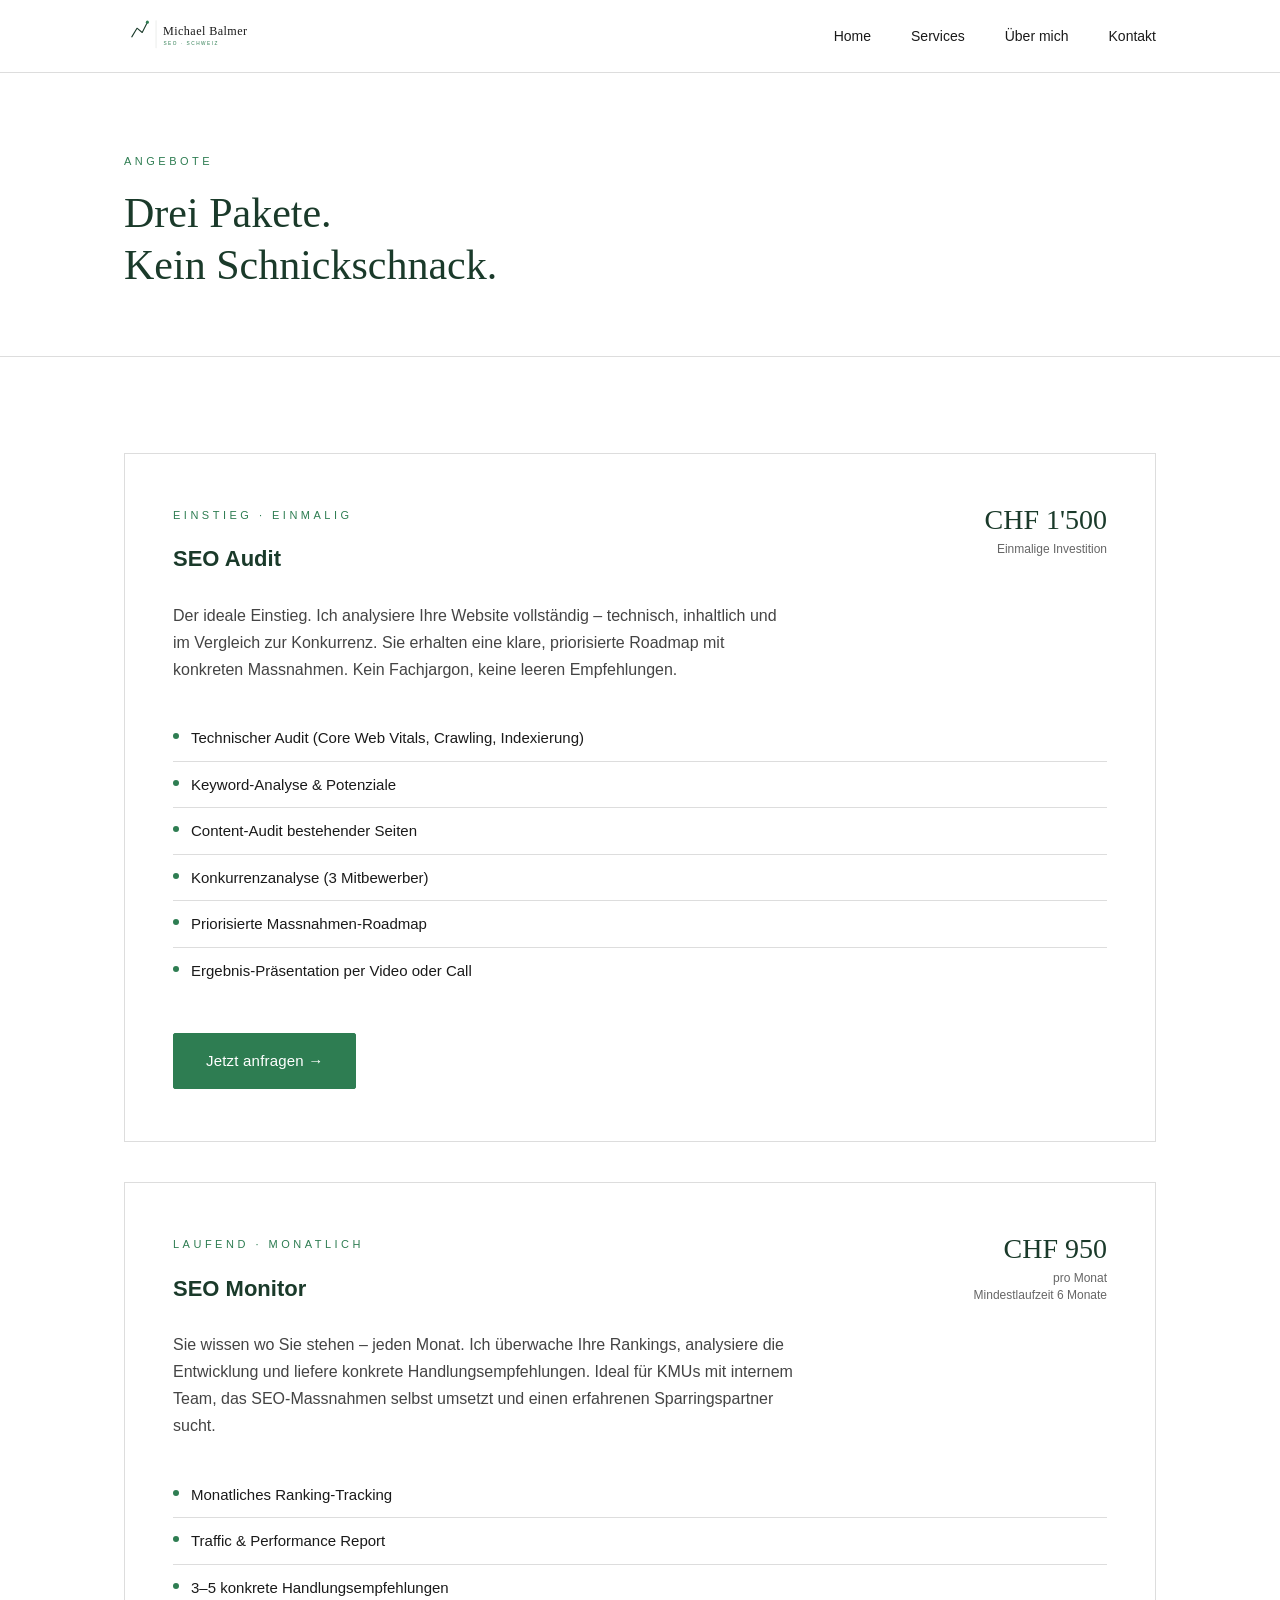
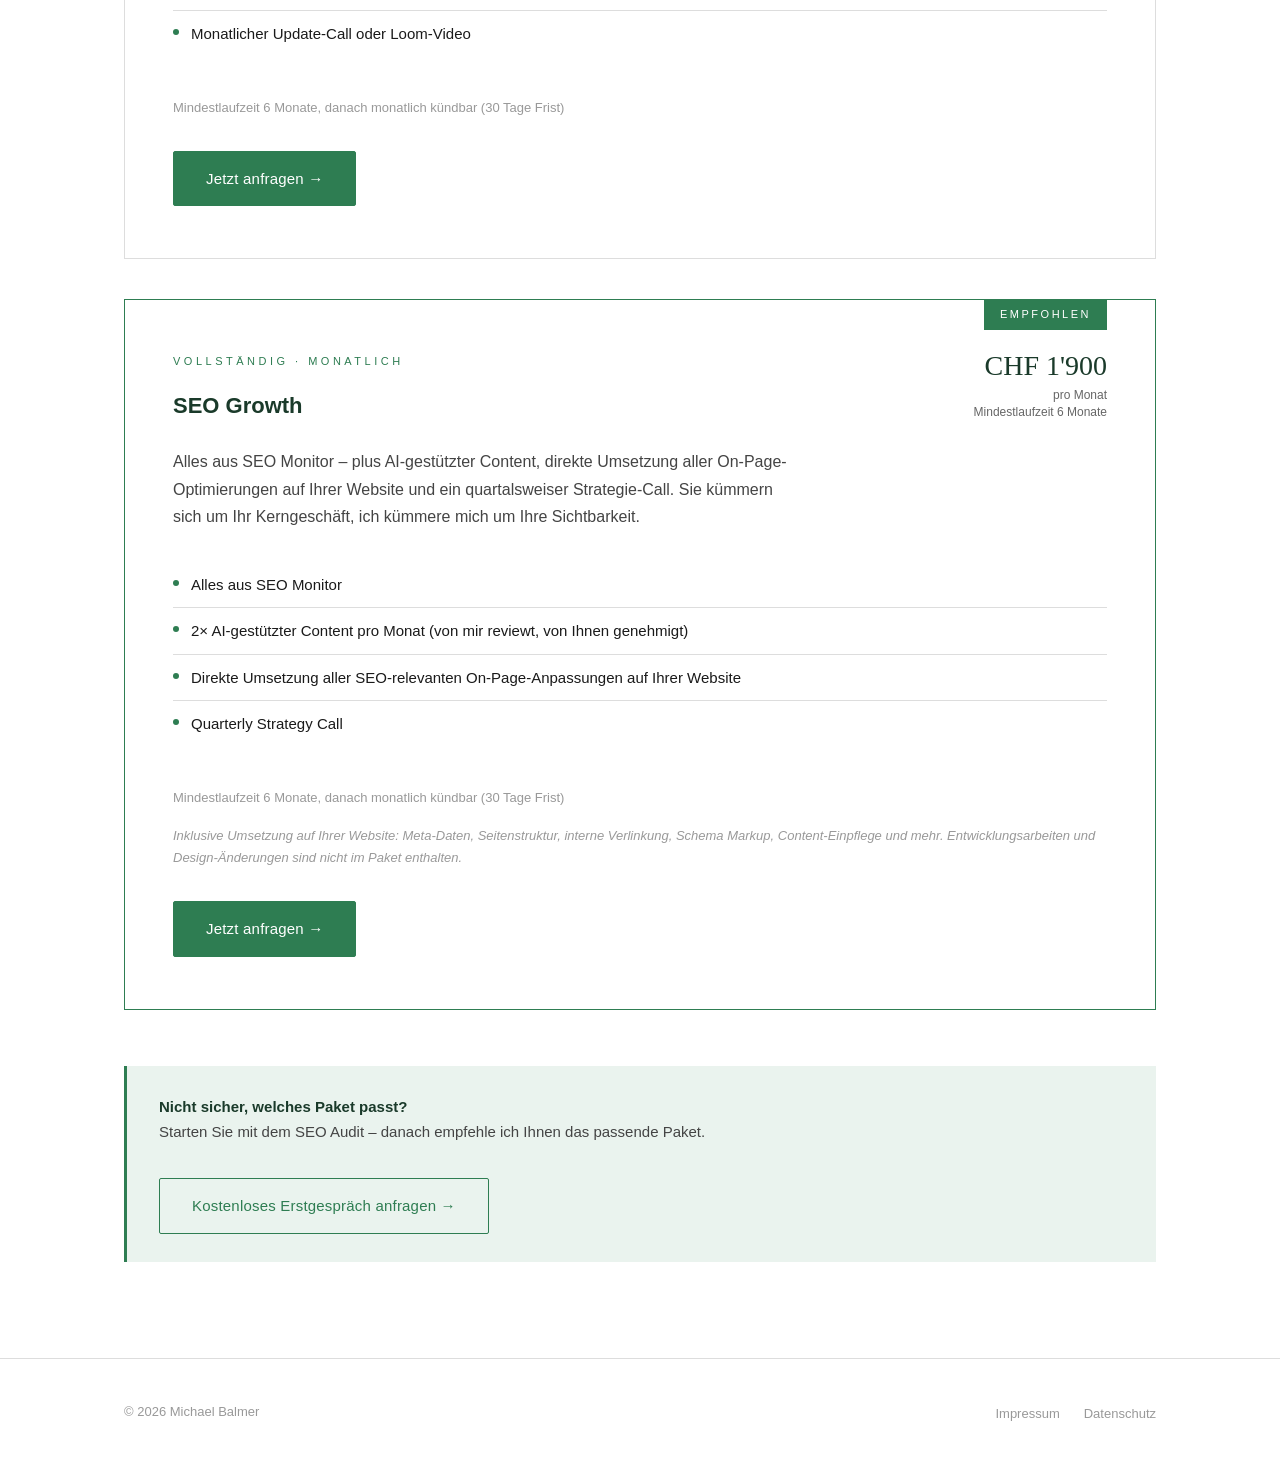
<file: services.html>
<!DOCTYPE html>
<html lang="de">
<head>
  <meta charset="UTF-8" />
  <meta name="viewport" content="width=device-width, initial-scale=1.0" />
  <title>Services &amp; Pakete – Michael Balmer SEO für Schweizer KMUs</title>
  <meta name="description" content="SEO Audit, SEO Monitor und SEO Growth – drei klare Pakete für Schweizer KMUs. Transparente Preise ab CHF 950/Monat." />
  <link rel="canonical" href="https://michael-balmer.com/services" />
  <meta property="og:title" content="Services &amp; Pakete – Michael Balmer SEO für Schweizer KMUs" />
  <meta property="og:description" content="SEO Audit, SEO Monitor und SEO Growth – drei klare Pakete für Schweizer KMUs. Transparente Preise ab CHF 950/Monat." />
  <meta property="og:url" content="https://michael-balmer.com/services" />
  <meta property="og:type" content="website" />
  <link rel="icon" href="/favicon.svg" type="image/svg+xml" />
  <link rel="stylesheet" href="css/style.css" />
</head>
<body>

  <!-- ===== NAVIGATION ===== -->
  <nav class="site-nav" role="navigation" aria-label="Hauptnavigation">
    <div class="nav-inner">
      <a class="nav-logo" href="/" aria-label="Michael Balmer – Startseite">
        <svg viewBox="0 0 400 120" xmlns="http://www.w3.org/2000/svg" height="52" width="auto" aria-hidden="true">
          <polyline points="18,62 30,42 42,52 54,28" fill="none" stroke="#1A3A2A" stroke-width="2.5" stroke-linecap="round" stroke-linejoin="round"/>
          <circle cx="54" cy="28" r="3.5" fill="#2E7D52"/>
          <line x1="74" y1="24" x2="74" y2="88" stroke="#D0D5D0" stroke-width="1"/>
          <text x="90" y="58" font-family="Georgia, 'Times New Roman', serif" font-size="28" font-weight="400" letter-spacing="1" fill="#1A1A1A">Michael Balmer</text>
          <text x="91" y="80" font-family="'Helvetica Neue', Arial, sans-serif" font-size="11" font-weight="300" letter-spacing="3.5" fill="#2E7D52">SEO · SCHWEIZ</text>
        </svg>
      </a>
      <ul class="nav-links">
        <li><a href="/">Home</a></li>
        <li><a href="/services">Services</a></li>
        <li><a href="/ueber-mich">Über mich</a></li>
        <li><a href="/kontakt">Kontakt</a></li>
      </ul>
      <button class="nav-toggle" aria-label="Menü öffnen" aria-expanded="false">
        <span></span><span></span><span></span>
      </button>
    </div>
    <div class="nav-mobile" aria-hidden="true">
      <ul>
        <li><a href="/">Home</a></li>
        <li><a href="/services">Services</a></li>
        <li><a href="/ueber-mich">Über mich</a></li>
        <li><a href="/kontakt">Kontakt</a></li>
      </ul>
    </div>
  </nav>

  <div class="page-wrap">

    <!-- ===== INTRO ===== -->
    <section class="services-intro">
      <div class="container">
        <span class="label">Angebote</span>
        <h1>Drei Pakete.<br>Kein Schnickschnack.</h1>
      </div>
    </section>

    <!-- ===== PAKETE ===== -->
    <section class="packages">
      <div class="container">

        <!-- Paket 1 -->
        <div class="package-card">
          <div class="package-header">
            <div>
              <span class="label">Einstieg · Einmalig</span>
              <h2 class="package-title">SEO Audit</h2>
            </div>
            <div class="package-price">
              <span class="price-amount">CHF 1'500</span>
              <p class="price-note">Einmalige Investition</p>
            </div>
          </div>
          <p class="package-desc">
            Der ideale Einstieg. Ich analysiere Ihre Website vollständig – technisch, inhaltlich und im Vergleich zur Konkurrenz. Sie erhalten eine klare, priorisierte Roadmap mit konkreten Massnahmen. Kein Fachjargon, keine leeren Empfehlungen.
          </p>
          <ul class="package-list">
            <li>Technischer Audit (Core Web Vitals, Crawling, Indexierung)</li>
            <li>Keyword-Analyse &amp; Potenziale</li>
            <li>Content-Audit bestehender Seiten</li>
            <li>Konkurrenzanalyse (3 Mitbewerber)</li>
            <li>Priorisierte Massnahmen-Roadmap</li>
            <li>Ergebnis-Präsentation per Video oder Call</li>
          </ul>
          <a href="/kontakt" class="btn btn-primary">Jetzt anfragen →</a>
        </div>

        <!-- Paket 2 -->
        <div class="package-card">
          <div class="package-header">
            <div>
              <span class="label">Laufend · Monatlich</span>
              <h2 class="package-title">SEO Monitor</h2>
            </div>
            <div class="package-price">
              <span class="price-amount">CHF 950</span>
              <p class="price-note">pro Monat<br>Mindestlaufzeit 6 Monate</p>
            </div>
          </div>
          <p class="package-desc">
            Sie wissen wo Sie stehen – jeden Monat. Ich überwache Ihre Rankings, analysiere die Entwicklung und liefere konkrete Handlungsempfehlungen. Ideal für KMUs mit internem Team, das SEO-Massnahmen selbst umsetzt und einen erfahrenen Sparringspartner sucht.
          </p>
          <ul class="package-list">
            <li>Monatliches Ranking-Tracking</li>
            <li>Traffic &amp; Performance Report</li>
            <li>3–5 konkrete Handlungsempfehlungen</li>
            <li>Monatlicher Update-Call oder Loom-Video</li>
          </ul>
          <p style="font-size:13px;color:#999;margin-bottom:32px;">Mindestlaufzeit 6 Monate, danach monatlich kündbar (30 Tage Frist)</p>
          <a href="/kontakt" class="btn btn-primary">Jetzt anfragen →</a>
        </div>

        <!-- Paket 3 -->
        <div class="package-card featured">
          <span class="package-badge">Empfohlen</span>
          <div class="package-header">
            <div>
              <span class="label">Vollständig · Monatlich</span>
              <h2 class="package-title">SEO Growth</h2>
            </div>
            <div class="package-price">
              <span class="price-amount">CHF 1'900</span>
              <p class="price-note">pro Monat<br>Mindestlaufzeit 6 Monate</p>
            </div>
          </div>
          <p class="package-desc">
            Alles aus SEO Monitor – plus AI-gestützter Content, direkte Umsetzung aller On-Page-Optimierungen auf Ihrer Website und ein quartalsweiser Strategie-Call. Sie kümmern sich um Ihr Kerngeschäft, ich kümmere mich um Ihre Sichtbarkeit.
          </p>
          <ul class="package-list">
            <li>Alles aus SEO Monitor</li>
            <li>2× AI-gestützter Content pro Monat (von mir reviewt, von Ihnen genehmigt)</li>
            <li>Direkte Umsetzung aller SEO-relevanten On-Page-Anpassungen auf Ihrer Website</li>
            <li>Quarterly Strategy Call</li>
          </ul>
          <p style="font-size:13px;color:#999;margin-bottom:16px;">Mindestlaufzeit 6 Monate, danach monatlich kündbar (30 Tage Frist)</p>
          <p style="font-size:13px;color:#999;margin-bottom:32px;"><em>Inklusive Umsetzung auf Ihrer Website: Meta-Daten, Seitenstruktur, interne Verlinkung, Schema Markup, Content-Einpflege und mehr. Entwicklungsarbeiten und Design-Änderungen sind nicht im Paket enthalten.</em></p>
          <a href="/kontakt" class="btn btn-primary">Jetzt anfragen →</a>
        </div>

        <!-- Hinweis -->
        <div class="packages-note">
          <strong>Nicht sicher, welches Paket passt?</strong><br>
          Starten Sie mit dem SEO Audit – danach empfehle ich Ihnen das passende Paket.
          <br><br>
          <a href="/kontakt" class="btn btn-outline" style="margin-top:8px;">Kostenloses Erstgespräch anfragen →</a>
        </div>

      </div>
    </section>

    <!-- ===== FOOTER ===== -->
    <footer class="site-footer">
      <div class="container">
        <div class="footer-inner">
          <span class="footer-copy">© 2026 Michael Balmer</span>
          <ul class="footer-links">
            <li><a href="/impressum">Impressum</a></li>
            <li><a href="/datenschutz">Datenschutz</a></li>
          </ul>
        </div>
      </div>
    </footer>

  </div><!-- /.page-wrap -->

  <script src="js/main.js"></script>
</body>
</html>
</file>
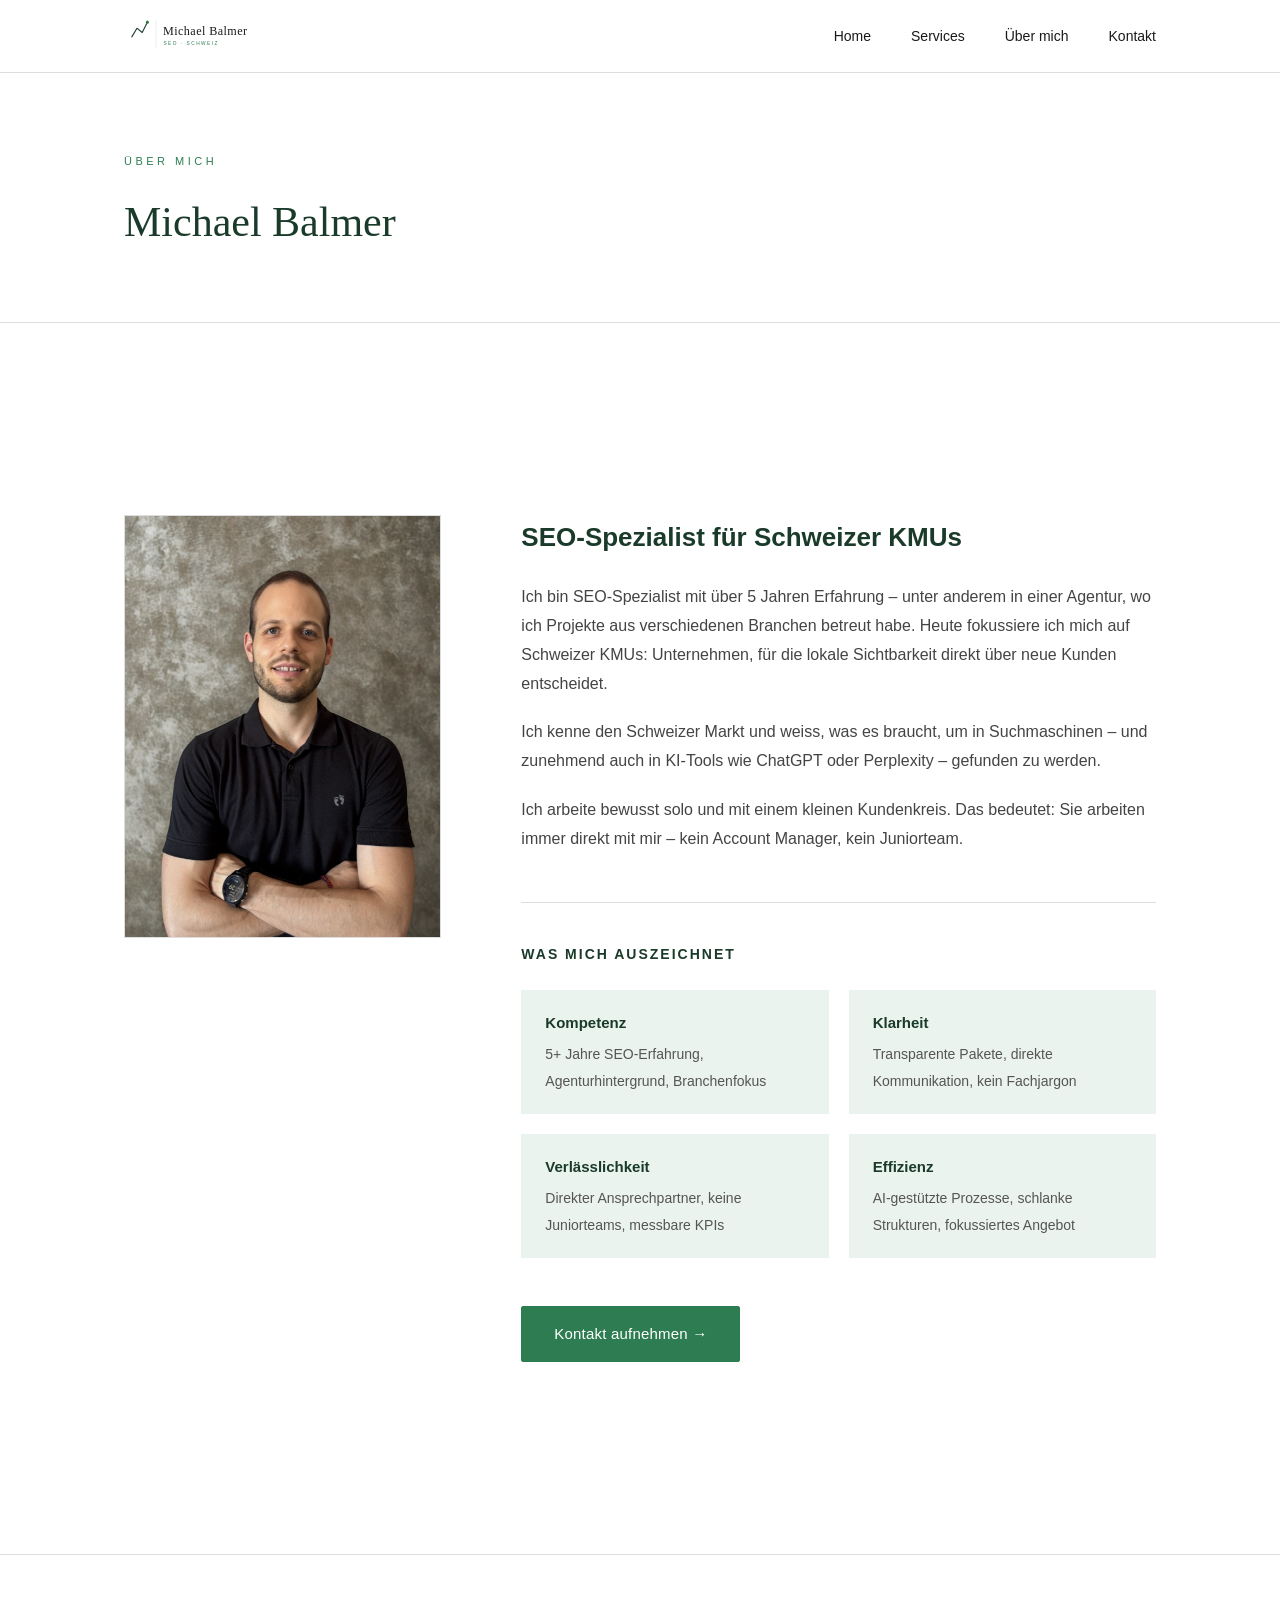
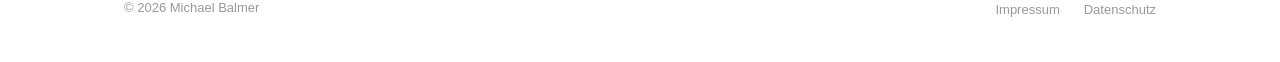
<file: ueber-mich.html>
<!DOCTYPE html>
<html lang="de">
<head>
  <meta charset="UTF-8" />
  <meta name="viewport" content="width=device-width, initial-scale=1.0" />
  <title>Über mich – Michael Balmer SEO für Schweizer KMUs</title>
  <meta name="description" content="5+ Jahre Erfahrung in SEO, inkl. Agenturhintergrund. Fokus auf Schweizer KMUs. Direkter Ansprechpartner, kein Juniorteam." />
  <link rel="canonical" href="https://michael-balmer.com/ueber-mich" />
  <meta property="og:title" content="Über mich – Michael Balmer SEO für Schweizer KMUs" />
  <meta property="og:description" content="5+ Jahre Erfahrung in SEO, inkl. Agenturhintergrund. Fokus auf Schweizer KMUs. Direkter Ansprechpartner, kein Juniorteam." />
  <meta property="og:url" content="https://michael-balmer.com/ueber-mich" />
  <meta property="og:type" content="website" />
  <link rel="icon" href="/favicon.svg" type="image/svg+xml" />
  <link rel="stylesheet" href="css/style.css" />
</head>
<body>

  <!-- ===== NAVIGATION ===== -->
  <nav class="site-nav" role="navigation" aria-label="Hauptnavigation">
    <div class="nav-inner">
      <a class="nav-logo" href="/" aria-label="Michael Balmer – Startseite">
        <svg viewBox="0 0 400 120" xmlns="http://www.w3.org/2000/svg" height="52" width="auto" aria-hidden="true">
          <polyline points="18,62 30,42 42,52 54,28" fill="none" stroke="#1A3A2A" stroke-width="2.5" stroke-linecap="round" stroke-linejoin="round"/>
          <circle cx="54" cy="28" r="3.5" fill="#2E7D52"/>
          <line x1="74" y1="24" x2="74" y2="88" stroke="#D0D5D0" stroke-width="1"/>
          <text x="90" y="58" font-family="Georgia, 'Times New Roman', serif" font-size="28" font-weight="400" letter-spacing="1" fill="#1A1A1A">Michael Balmer</text>
          <text x="91" y="80" font-family="'Helvetica Neue', Arial, sans-serif" font-size="11" font-weight="300" letter-spacing="3.5" fill="#2E7D52">SEO · SCHWEIZ</text>
        </svg>
      </a>
      <ul class="nav-links">
        <li><a href="/">Home</a></li>
        <li><a href="/services">Services</a></li>
        <li><a href="/ueber-mich">Über mich</a></li>
        <li><a href="/kontakt">Kontakt</a></li>
      </ul>
      <button class="nav-toggle" aria-label="Menü öffnen" aria-expanded="false">
        <span></span><span></span><span></span>
      </button>
    </div>
    <div class="nav-mobile" aria-hidden="true">
      <ul>
        <li><a href="/">Home</a></li>
        <li><a href="/services">Services</a></li>
        <li><a href="/ueber-mich">Über mich</a></li>
        <li><a href="/kontakt">Kontakt</a></li>
      </ul>
    </div>
  </nav>

  <div class="page-wrap">

    <!-- ===== INTRO ===== -->
    <section class="about-intro">
      <div class="container">
        <span class="label">Über mich</span>
        <h1>Michael Balmer</h1>
      </div>
    </section>

    <!-- ===== ABOUT CONTENT ===== -->
    <section class="about-section">
      <div class="container">
        <div class="about-grid">

          <!-- Portrait -->
          <div class="about-photo">
            <img src="/images/michael-balmer-portrait.jpg" alt="Michael Balmer Portrait" width="579" height="800" loading="lazy" decoding="async" />
          </div>

          <!-- Text -->
          <div class="about-text">
            <h2>SEO-Spezialist für Schweizer KMUs</h2>
            <p>
              Ich bin SEO-Spezialist mit über 5 Jahren Erfahrung – unter anderem in einer Agentur, wo ich Projekte aus verschiedenen Branchen betreut habe. Heute fokussiere ich mich auf Schweizer KMUs: Unternehmen, für die lokale Sichtbarkeit direkt über neue Kunden entscheidet.
            </p>
            <p>
              Ich kenne den Schweizer Markt und weiss, was es braucht, um in Suchmaschinen – und zunehmend auch in KI-Tools wie ChatGPT oder Perplexity – gefunden zu werden.
            </p>
            <p>
              Ich arbeite bewusst solo und mit einem kleinen Kundenkreis. Das bedeutet: Sie arbeiten immer direkt mit mir – kein Account Manager, kein Juniorteam.
            </p>

            <!-- Werte -->
            <div class="about-values">
              <h3>Was mich auszeichnet</h3>
              <div class="values-grid">
                <div class="value-item">
                  <strong>Kompetenz</strong>
                  <span>5+ Jahre SEO-Erfahrung, Agenturhintergrund, Branchenfokus</span>
                </div>
                <div class="value-item">
                  <strong>Klarheit</strong>
                  <span>Transparente Pakete, direkte Kommunikation, kein Fachjargon</span>
                </div>
                <div class="value-item">
                  <strong>Verlässlichkeit</strong>
                  <span>Direkter Ansprechpartner, keine Juniorteams, messbare KPIs</span>
                </div>
                <div class="value-item">
                  <strong>Effizienz</strong>
                  <span>AI-gestützte Prozesse, schlanke Strukturen, fokussiertes Angebot</span>
                </div>
              </div>
            </div>

            <div style="margin-top:48px;">
              <a href="/kontakt" class="btn btn-primary">Kontakt aufnehmen →</a>
            </div>
          </div>

        </div>
      </div>
    </section>

    <!-- ===== FOOTER ===== -->
    <footer class="site-footer">
      <div class="container">
        <div class="footer-inner">
          <span class="footer-copy">© 2026 Michael Balmer</span>
          <ul class="footer-links">
            <li><a href="/impressum">Impressum</a></li>
            <li><a href="/datenschutz">Datenschutz</a></li>
          </ul>
        </div>
      </div>
    </footer>

  </div><!-- /.page-wrap -->

  <script src="js/main.js"></script>
</body>
</html>
</file>
<file: css/style.css>
/* =========================================
   Michael Balmer SEO – Stylesheet
   ========================================= */

/* --- Reset & Base --- */
*, *::before, *::after {
  box-sizing: border-box;
  margin: 0;
  padding: 0;
}

html {
  scroll-behavior: smooth;
}

body {
  font-family: Arial, Helvetica, sans-serif;
  font-size: 16px;
  line-height: 1.7;
  color: #1A1A1A;
  background: #FFFFFF;
  -webkit-font-smoothing: antialiased;
}

img, svg {
  display: block;
  max-width: 100%;
}

a {
  color: #2E7D52;
  text-decoration: none;
}

a:hover {
  text-decoration: underline;
}

/* --- CSS Variables --- */
:root {
  --green:      #2E7D52;
  --green-dark: #1A3A2A;
  --green-light:#EAF3EE;
  --black:      #1A1A1A;
  --white:      #FFFFFF;
  --gray:       #DDDDDD;
  --max-w:      1080px;
  --section-py: 96px;
}

/* --- Utility --- */
.container {
  max-width: var(--max-w);
  margin: 0 auto;
  padding: 0 24px;
}

.label {
  font-size: 11px;
  font-weight: 400;
  text-transform: uppercase;
  letter-spacing: 3.5px;
  color: var(--green);
  display: block;
  margin-bottom: 16px;
}

/* =========================================
   NAVIGATION
   ========================================= */
.site-nav {
  position: fixed;
  top: 0;
  left: 0;
  right: 0;
  z-index: 100;
  background: rgba(255, 255, 255, 0.96);
  backdrop-filter: blur(8px);
  border-bottom: 1px solid var(--gray);
}

.nav-inner {
  display: flex;
  align-items: center;
  justify-content: space-between;
  max-width: var(--max-w);
  margin: 0 auto;
  padding: 0 24px;
  height: 72px;
}

.nav-logo svg {
  height: 52px;
  width: auto;
}

.nav-links {
  display: flex;
  gap: 40px;
  list-style: none;
}

.nav-links a {
  font-size: 14px;
  color: var(--black);
  font-weight: 400;
  text-decoration: none;
  position: relative;
  padding-bottom: 2px;
  transition: color 0.2s;
}

.nav-links a::after {
  content: '';
  position: absolute;
  bottom: -2px;
  left: 0;
  right: 0;
  height: 1.5px;
  background: var(--green);
  transform: scaleX(0);
  transform-origin: left;
  transition: transform 0.25s ease;
}

.nav-links a:hover,
.nav-links a.active {
  color: var(--green);
  text-decoration: none;
}

.nav-links a:hover::after,
.nav-links a.active::after {
  transform: scaleX(1);
}

/* Hamburger */
.nav-toggle {
  display: none;
  flex-direction: column;
  gap: 5px;
  background: none;
  border: none;
  cursor: pointer;
  padding: 10px; /* 44px touch target */
  margin-right: -10px;
}

.nav-toggle span {
  display: block;
  width: 24px;
  height: 1.5px;
  background: var(--black);
  transition: all 0.3s;
}

.nav-toggle.open span:nth-child(1) { transform: translateY(6.5px) rotate(45deg); }
.nav-toggle.open span:nth-child(2) { opacity: 0; }
.nav-toggle.open span:nth-child(3) { transform: translateY(-6.5px) rotate(-45deg); }

/* Mobile nav */
.nav-mobile {
  display: none;
  background: var(--white);
  border-top: 1px solid var(--gray);
}

.nav-mobile.open {
  display: block;
}

.nav-mobile ul {
  list-style: none;
  padding: 16px 24px 24px;
}

.nav-mobile ul li a {
  display: block;
  padding: 12px 0;
  font-size: 16px;
  color: var(--black);
  border-bottom: 1px solid var(--gray);
  text-decoration: none;
}

.nav-mobile ul li:last-child a {
  border-bottom: none;
}

.nav-mobile ul li a.active,
.nav-mobile ul li a:hover {
  color: var(--green);
}

/* Page offset for fixed nav */
.page-wrap {
  padding-top: 72px;
}

/* =========================================
   BUTTONS
   ========================================= */
.btn {
  display: inline-block;
  padding: 14px 32px;
  font-size: 15px;
  font-family: Arial, Helvetica, sans-serif;
  font-weight: 400;
  border-radius: 2px;
  cursor: pointer;
  transition: background 0.2s, color 0.2s, border-color 0.2s;
  text-decoration: none;
  border: 1.5px solid transparent;
  letter-spacing: 0.2px;
}

.btn-primary {
  background: var(--green);
  color: var(--white);
  border-color: var(--green);
}

.btn-primary:hover {
  background: var(--green-dark);
  border-color: var(--green-dark);
  text-decoration: none;
  color: var(--white);
}

.btn-outline {
  background: transparent;
  color: var(--green);
  border-color: var(--green);
}

.btn-outline:hover {
  background: var(--green);
  color: var(--white);
  text-decoration: none;
}

/* =========================================
   HERO
   ========================================= */
.hero {
  padding: 112px 0 96px;
  border-bottom: 1px solid var(--gray);
}

.hero-inner {
  max-width: 720px;
}

.hero h1 {
  font-family: Georgia, 'Times New Roman', serif;
  font-size: clamp(32px, 5vw, 48px);
  font-weight: 400;
  line-height: 1.2;
  color: var(--green-dark);
  margin-bottom: 24px;
}

.hero-sub {
  font-size: 18px;
  color: #444;
  line-height: 1.7;
  margin-bottom: 40px;
  max-width: 560px;
}

/* =========================================
   USP SECTION
   ========================================= */
.usp {
  padding: var(--section-py) 0;
  border-bottom: 1px solid var(--gray);
}

.usp-grid {
  display: grid;
  grid-template-columns: repeat(3, 1fr);
  gap: 48px;
  margin-top: 48px;
}

.usp-item {
  padding: 40px 32px;
  background: var(--green-light);
  border-top: 2px solid var(--green);
}

.usp-item h3 {
  font-size: 17px;
  font-weight: 700;
  color: var(--green-dark);
  margin-bottom: 12px;
}

.usp-item p {
  font-size: 15px;
  color: #444;
  line-height: 1.65;
}

/* =========================================
   SECTION HEADLINES
   ========================================= */
.section-head {
  margin-bottom: 56px;
}

.section-head h2 {
  font-size: clamp(24px, 3vw, 32px);
  font-weight: 700;
  color: var(--green-dark);
  line-height: 1.25;
}

/* =========================================
   SERVICES PAGE
   ========================================= */
.services-section {
  padding: var(--section-py) 0;
}

.services-intro {
  padding: 80px 0 64px;
  border-bottom: 1px solid var(--gray);
}

.services-intro h1 {
  font-family: Georgia, 'Times New Roman', serif;
  font-size: clamp(28px, 4vw, 42px);
  font-weight: 400;
  color: var(--green-dark);
  line-height: 1.25;
}

.packages {
  padding: var(--section-py) 0;
}

.package-card {
  border: 1px solid var(--gray);
  padding: 52px 48px;
  margin-bottom: 40px;
  position: relative;
  transition: border-color 0.2s, box-shadow 0.2s;
}

.package-card:hover {
  border-color: var(--green);
  box-shadow: 0 4px 24px rgba(46, 125, 82, 0.08);
}

.package-card.featured {
  border-color: var(--green);
  border-width: 1.5px;
}

.package-badge {
  position: absolute;
  top: -1px;
  right: 48px;
  background: var(--green);
  color: var(--white);
  font-size: 11px;
  font-weight: 400;
  letter-spacing: 2.5px;
  text-transform: uppercase;
  padding: 6px 16px;
}

.package-header {
  display: flex;
  align-items: flex-start;
  justify-content: space-between;
  gap: 24px;
  margin-bottom: 24px;
  flex-wrap: wrap;
}

.package-title {
  font-size: 22px;
  font-weight: 700;
  color: var(--green-dark);
}

.package-price {
  text-align: right;
}

.package-price .price-amount {
  font-family: Georgia, serif;
  font-size: 28px;
  font-weight: 400;
  color: var(--green-dark);
  line-height: 1;
}

.package-price .price-note {
  font-size: 12px;
  color: #666;
  margin-top: 4px;
  line-height: 1.4;
}

.package-desc {
  font-size: 16px;
  color: #444;
  line-height: 1.7;
  margin-bottom: 32px;
  max-width: 620px;
}

.package-list {
  list-style: none;
  margin-bottom: 40px;
}

.package-list li {
  padding: 10px 0;
  border-bottom: 1px solid var(--gray);
  font-size: 15px;
  color: var(--black);
  display: flex;
  align-items: flex-start;
  gap: 12px;
}

.package-list li:last-child {
  border-bottom: none;
}

.package-list li::before {
  content: '';
  width: 6px;
  height: 6px;
  background: var(--green);
  border-radius: 50%;
  flex-shrink: 0;
  margin-top: 8px;
}

.packages-note {
  background: var(--green-light);
  border-left: 3px solid var(--green);
  padding: 28px 32px;
  margin-top: 56px;
  font-size: 15px;
  color: #444;
}

.packages-note strong {
  color: var(--green-dark);
}

/* =========================================
   ÜBER MICH
   ========================================= */
.about-section {
  padding: var(--section-py) 0;
}

.about-intro {
  padding: 80px 0 64px;
  border-bottom: 1px solid var(--gray);
}

.about-intro h1 {
  font-family: Georgia, 'Times New Roman', serif;
  font-size: clamp(28px, 4vw, 42px);
  font-weight: 400;
  color: var(--green-dark);
}

.about-grid {
  display: grid;
  grid-template-columns: 1fr 2fr;
  gap: 80px;
  padding: var(--section-py) 0;
  align-items: start;
}

.about-photo {
  aspect-ratio: 3/4;
  overflow: hidden;
  border: 1px solid var(--gray);
}

.about-photo img {
  width: 100%;
  height: 100%;
  object-fit: cover;
  object-position: center top;
  display: block;
}

.about-text h2 {
  font-size: 26px;
  font-weight: 700;
  color: var(--green-dark);
  margin-bottom: 24px;
}

.about-text p {
  font-size: 16px;
  color: #444;
  line-height: 1.8;
  margin-bottom: 20px;
}

.about-values {
  margin-top: 48px;
  padding-top: 40px;
  border-top: 1px solid var(--gray);
}

.about-values h3 {
  font-size: 14px;
  font-weight: 700;
  text-transform: uppercase;
  letter-spacing: 2px;
  color: var(--green-dark);
  margin-bottom: 24px;
}

.values-grid {
  display: grid;
  grid-template-columns: 1fr 1fr;
  gap: 20px;
}

.value-item {
  padding: 20px 24px;
  background: var(--green-light);
}

.value-item strong {
  display: block;
  color: var(--green-dark);
  margin-bottom: 4px;
  font-size: 15px;
}

.value-item span {
  font-size: 14px;
  color: #555;
}

/* =========================================
   KONTAKT
   ========================================= */
.contact-section {
  padding: var(--section-py) 0;
}

.contact-intro {
  padding: 80px 0 64px;
  border-bottom: 1px solid var(--gray);
}

.contact-intro h1 {
  font-family: Georgia, 'Times New Roman', serif;
  font-size: clamp(28px, 4vw, 42px);
  font-weight: 400;
  color: var(--green-dark);
  margin-bottom: 16px;
}

.contact-intro p {
  font-size: 18px;
  color: #444;
  max-width: 520px;
}

.contact-grid {
  display: grid;
  grid-template-columns: 3fr 2fr;
  gap: 80px;
  padding: var(--section-py) 0;
  align-items: start;
}

/* Form */
.contact-form .form-group {
  margin-bottom: 28px;
}

.contact-form label {
  display: block;
  font-size: 12px;
  font-weight: 400;
  text-transform: uppercase;
  letter-spacing: 2px;
  color: var(--green-dark);
  margin-bottom: 8px;
}

.contact-form input,
.contact-form textarea {
  width: 100%;
  padding: 14px 16px;
  font-size: 16px;
  font-family: Arial, Helvetica, sans-serif;
  color: var(--black);
  background: var(--white);
  border: 1px solid var(--gray);
  border-radius: 1px;
  outline: none;
  transition: border-color 0.2s;
  -webkit-appearance: none;
}

.contact-form input:focus,
.contact-form textarea:focus {
  border-color: var(--green);
}

.contact-form textarea {
  min-height: 140px;
  resize: vertical;
}

.form-success {
  display: none;
  background: var(--green-light);
  border-left: 3px solid var(--green);
  padding: 20px 24px;
  font-size: 15px;
  color: var(--green-dark);
  margin-top: 16px;
}

/* Contact details */
.contact-details h3 {
  font-size: 14px;
  font-weight: 700;
  text-transform: uppercase;
  letter-spacing: 2px;
  color: var(--green-dark);
  margin-bottom: 24px;
}

.contact-detail-item {
  display: flex;
  align-items: flex-start;
  gap: 16px;
  margin-bottom: 24px;
  padding-bottom: 24px;
  border-bottom: 1px solid var(--gray);
}

.contact-detail-item:last-child {
  border-bottom: none;
}

.contact-detail-icon {
  width: 20px;
  height: 20px;
  flex-shrink: 0;
  margin-top: 2px;
  color: var(--green);
}

.contact-detail-text {
  font-size: 15px;
  color: #444;
  line-height: 1.6;
}

.contact-detail-text strong {
  display: block;
  font-size: 12px;
  text-transform: uppercase;
  letter-spacing: 1.5px;
  color: var(--green-dark);
  margin-bottom: 4px;
}

/* =========================================
   HOMEPAGE – CTA BAND
   ========================================= */
.cta-band {
  padding: 80px 0;
  background: var(--green-dark);
  text-align: center;
}

.cta-band h2 {
  font-family: Georgia, serif;
  font-size: clamp(22px, 3.5vw, 34px);
  font-weight: 400;
  color: var(--white);
  margin-bottom: 12px;
}

.cta-band p {
  color: rgba(255,255,255,0.7);
  font-size: 16px;
  margin-bottom: 36px;
}

.cta-band .btn-primary {
  background: var(--green);
  border-color: var(--green);
}

.cta-band .btn-primary:hover {
  background: #256843;
  border-color: #256843;
}

/* Services teaser on homepage */
.services-teaser {
  padding: var(--section-py) 0;
  border-bottom: 1px solid var(--gray);
}

.services-teaser-grid {
  display: grid;
  grid-template-columns: repeat(3, 1fr);
  gap: 32px;
  margin-top: 48px;
  margin-bottom: 48px;
}

.service-card {
  padding: 36px 28px;
  border: 1px solid var(--gray);
  transition: border-color 0.2s, box-shadow 0.2s;
}

.service-card:hover {
  border-color: var(--green);
  box-shadow: 0 4px 20px rgba(46, 125, 82, 0.07);
}

.service-card .service-price {
  font-family: Georgia, serif;
  font-size: 22px;
  color: var(--green-dark);
  margin: 8px 0;
  display: block;
}

.service-card h3 {
  font-size: 18px;
  font-weight: 700;
  color: var(--green-dark);
  margin-bottom: 4px;
}

.service-card p {
  font-size: 14px;
  color: #555;
  line-height: 1.65;
  margin-top: 12px;
}

.services-teaser-link {
  text-align: center;
}

/* =========================================
   REFERENZEN
   ========================================= */
.referenzen {
  padding: var(--section-py) 0;
  border-bottom: 1px solid var(--gray);
}
.referenzen-grid {
  display: grid;
  grid-template-columns: repeat(3, 1fr);
  gap: 32px;
  margin-top: 48px;
}
.referenz-card {
  padding: 36px 28px;
  border: 1px solid var(--gray);
  display: flex;
  flex-direction: column;
  transition: border-color 0.2s, box-shadow 0.2s;
}
.referenz-card:hover {
  border-color: var(--green);
  box-shadow: 0 4px 20px rgba(46,125,82,0.07);
}
.referenz-card .label { margin-bottom: 20px; }
.referenz-metric {
  font-family: Georgia, 'Times New Roman', serif;
  font-size: clamp(40px, 5vw, 56px);
  font-weight: 400;
  color: var(--green-dark);
  line-height: 1;
  margin-bottom: 16px;
}
.referenz-desc {
  font-size: 15px;
  color: #444;
  line-height: 1.65;
  margin-bottom: 16px;
}
.referenz-timeframe {
  font-size: 12px;
  text-transform: uppercase;
  letter-spacing: 2px;
  color: #999;
  display: block;
}
.referenz-chart {
  margin-top: 28px;
  border-top: 1px solid var(--gray);
  padding-top: 20px;
}
.referenz-chart img { width: 100%; height: auto; display: block; }
.referenz-client {
  font-size: 12px;
  color: #999;
  display: block;
  margin-top: auto;
  padding-top: 24px;
  border-top: 1px solid var(--gray);
}
.referenz-card:has(.referenz-chart) .referenz-client {
  margin-top: 16px;
  padding-top: 16px;
}
.referenz-metric-unit {
  display: block;
  font-size: 11px;
  letter-spacing: 2px;
  text-transform: uppercase;
  color: #999;
  font-family: Arial, Helvetica, sans-serif;
  margin-top: 6px;
}
.referenz-stat-block {
  margin-top: 28px;
  border-top: 1px solid var(--gray);
  padding-top: 20px;
  display: grid;
  grid-template-columns: 1fr 1fr;
  gap: 16px;
}
.referenz-stat {
  background: var(--green-light);
  padding: 16px;
  display: flex;
  flex-direction: column;
  gap: 4px;
}
.referenz-stat-value {
  font-family: Georgia, 'Times New Roman', serif;
  font-size: 22px;
  color: var(--green-dark);
  line-height: 1;
}
.referenz-stat-label {
  font-size: 11px;
  text-transform: uppercase;
  letter-spacing: 1.5px;
  color: #666;
  line-height: 1.4;
}
.section-intro {
  font-size: 15px;
  color: #666;
  margin-top: 12px;
  max-width: 540px;
}
@media (max-width: 900px) {
  .referenzen-grid { grid-template-columns: 1fr; gap: 20px; }
}
@media (max-width: 640px) {
  .referenz-card { padding: 28px 20px; }
  .referenz-metric { font-size: 44px; }
}

/* =========================================
   FAQ
   ========================================= */
.faq {
  padding: var(--section-py) 0;
  border-bottom: 1px solid var(--gray);
}
.faq-list {
  margin-top: 48px;
  border-top: 1px solid var(--gray);
}
.faq-item {
  border-bottom: 1px solid var(--gray);
}
.faq-question {
  width: 100%;
  display: flex;
  justify-content: space-between;
  align-items: center;
  gap: 24px;
  padding: 24px 0;
  background: none;
  border: none;
  cursor: pointer;
  text-align: left;
  font-family: Georgia, 'Times New Roman', serif;
  font-size: clamp(16px, 2vw, 18px);
  color: var(--green-dark);
  line-height: 1.4;
  transition: color 0.2s;
}
.faq-question:hover {
  color: var(--green);
}
.faq-icon {
  flex-shrink: 0;
  width: 20px;
  height: 20px;
  position: relative;
}
.faq-icon::before,
.faq-icon::after {
  content: '';
  position: absolute;
  background: var(--green);
  border-radius: 2px;
  transition: transform 0.25s, opacity 0.25s;
}
.faq-icon::before {
  width: 2px;
  height: 12px;
  top: 4px;
  left: 9px;
}
.faq-icon::after {
  width: 12px;
  height: 2px;
  top: 9px;
  left: 4px;
}
.faq-item.open .faq-icon::before {
  transform: rotate(90deg);
  opacity: 0;
}
.faq-answer {
  max-height: 0;
  overflow: hidden;
  transition: max-height 0.3s ease;
}
.faq-item.open .faq-answer {
  max-height: 400px;
}
.faq-answer p {
  font-size: 15px;
  color: #444;
  line-height: 1.7;
  padding-bottom: 24px;
  max-width: 680px;
}

/* =========================================
   FOOTER
   ========================================= */
.site-footer {
  border-top: 1px solid var(--gray);
  padding: 40px 0;
  background: var(--white);
}

.footer-inner {
  display: flex;
  align-items: center;
  justify-content: space-between;
  flex-wrap: wrap;
  gap: 16px;
}

.footer-copy {
  font-size: 13px;
  color: #999;
}

.footer-links {
  display: flex;
  gap: 24px;
  list-style: none;
}

.footer-links a {
  font-size: 13px;
  color: #999;
  text-decoration: none;
}

.footer-links a:hover {
  color: var(--green);
}

/* =========================================
   PLACEHOLDER PAGES
   ========================================= */
.placeholder-section {
  padding: 120px 0 var(--section-py);
  min-height: 60vh;
}

.placeholder-section h1 {
  font-family: Georgia, serif;
  font-size: 36px;
  font-weight: 400;
  color: var(--green-dark);
  margin-bottom: 24px;
}

.placeholder-section p {
  font-size: 16px;
  color: #666;
}

/* =========================================
   RESPONSIVE
   ========================================= */
@media (max-width: 900px) {
  .usp-grid {
    grid-template-columns: 1fr;
    gap: 24px;
  }

  .services-teaser-grid {
    grid-template-columns: 1fr;
    gap: 20px;
  }

  .about-grid {
    grid-template-columns: 1fr;
    gap: 48px;
  }

  .about-photo {
    max-width: 320px;
    margin: 0 auto;
  }

  .values-grid {
    grid-template-columns: 1fr;
  }

  .contact-grid {
    grid-template-columns: 1fr;
    gap: 48px;
  }

  .package-card {
    padding: 36px 28px;
  }

  .package-header {
    flex-direction: column;
    gap: 12px;
  }

  .package-price {
    text-align: left;
  }

  .package-badge {
    right: 28px;
  }
}

@media (max-width: 640px) {
  :root {
    --section-py: 64px;
  }

  .nav-links {
    display: none;
  }

  .nav-toggle {
    display: flex;
  }

  /* Hero */
  .hero {
    padding: 80px 0 64px;
  }

  /* Tighter container padding on small phones */
  .container {
    padding: 0 16px;
  }

  /* USP cards full padding */
  .usp-item {
    padding: 28px 24px;
  }

  /* Service cards on home */
  .service-card {
    padding: 28px 20px;
  }

  /* Package cards */
  .package-card {
    padding: 28px 20px;
  }

  .package-badge {
    right: 20px;
    font-size: 10px;
    padding: 5px 12px;
  }

  /* Buttons full-width on very small screens */
  .btn {
    display: block;
    text-align: center;
    width: 100%;
  }

  /* Inline btn exceptions (footer, packages note) */
  .packages-note .btn,
  .about-text .btn,
  .cta-band .btn {
    display: inline-block;
    width: auto;
  }

  /* About section */
  .about-photo {
    max-width: 280px;
  }

  /* Contact */
  .contact-form input,
  .contact-form textarea {
    font-size: 16px; /* prevent iOS zoom */
  }

  /* CTA band */
  .cta-band {
    padding: 60px 0;
  }

  /* Footer */
  .footer-inner {
    flex-direction: column;
    align-items: flex-start;
    gap: 12px;
  }

  /* About values 1 col already via 900px rule */
}
</file>
